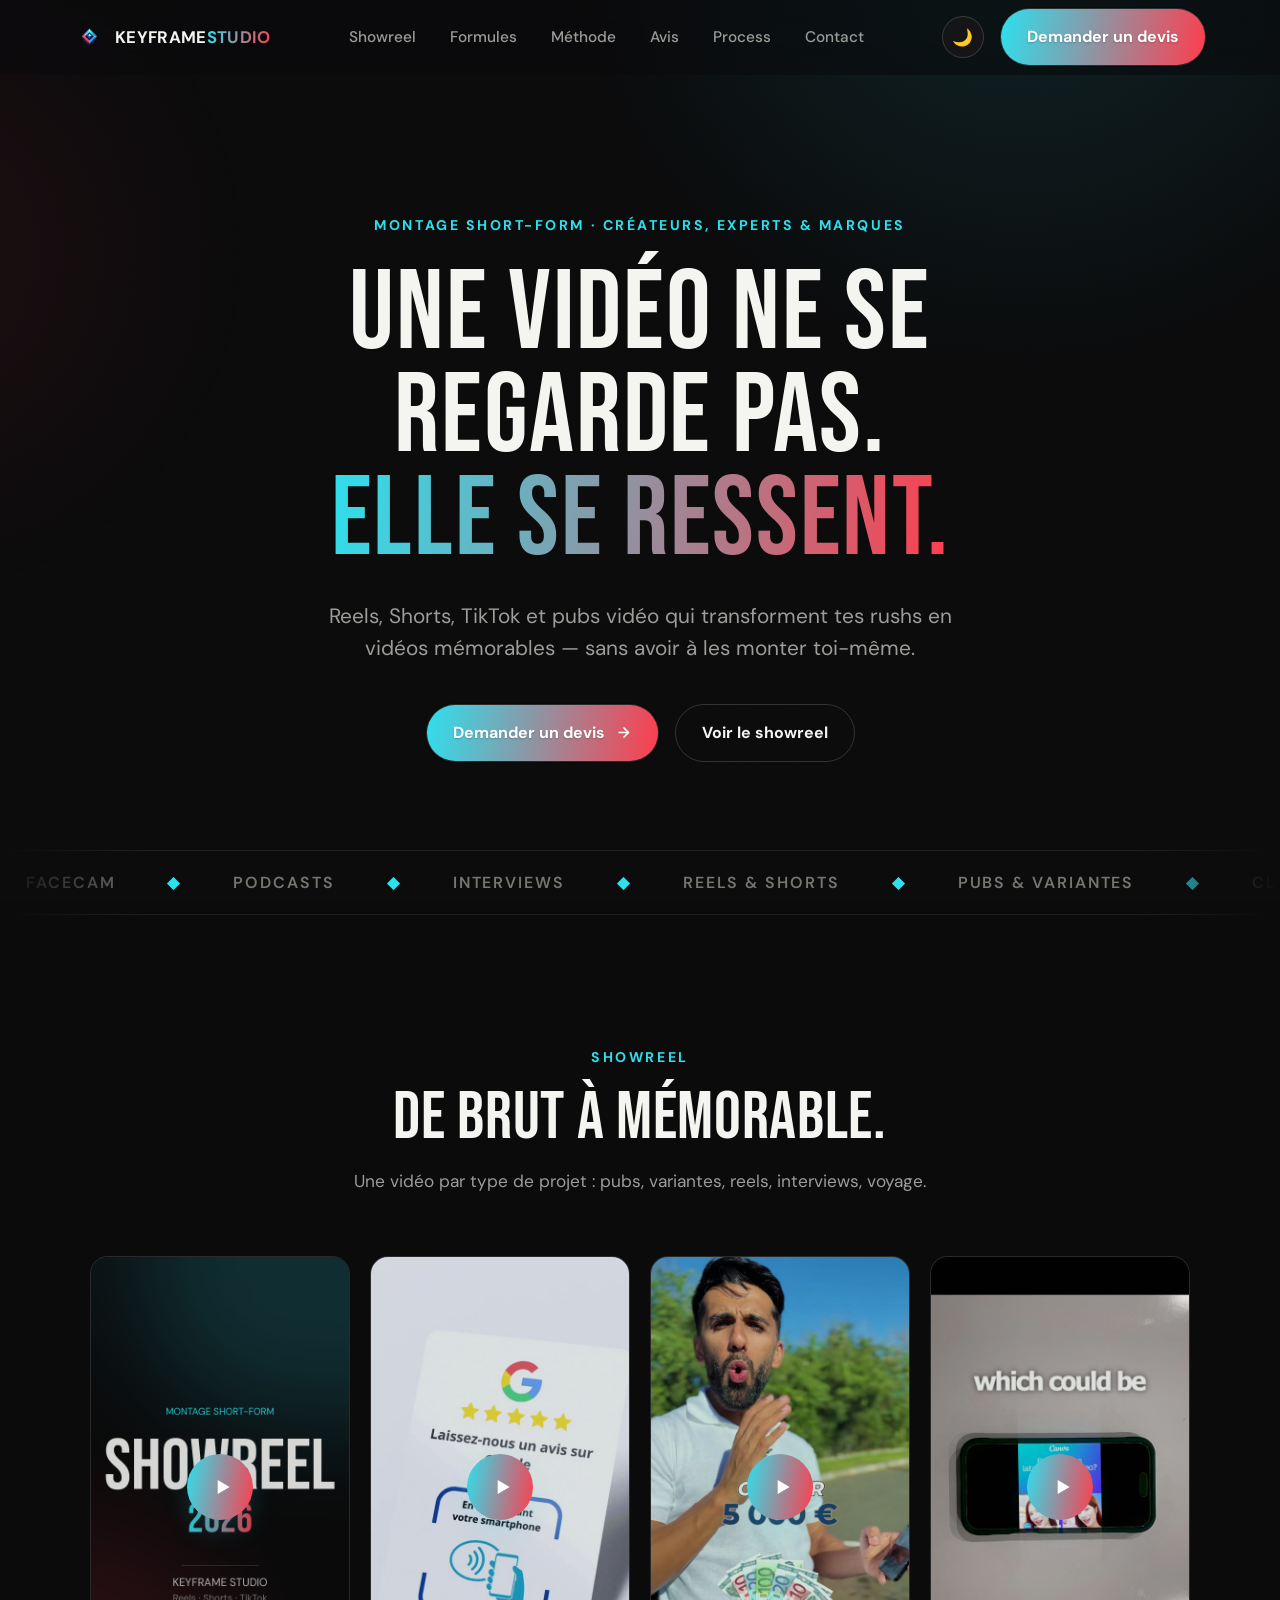
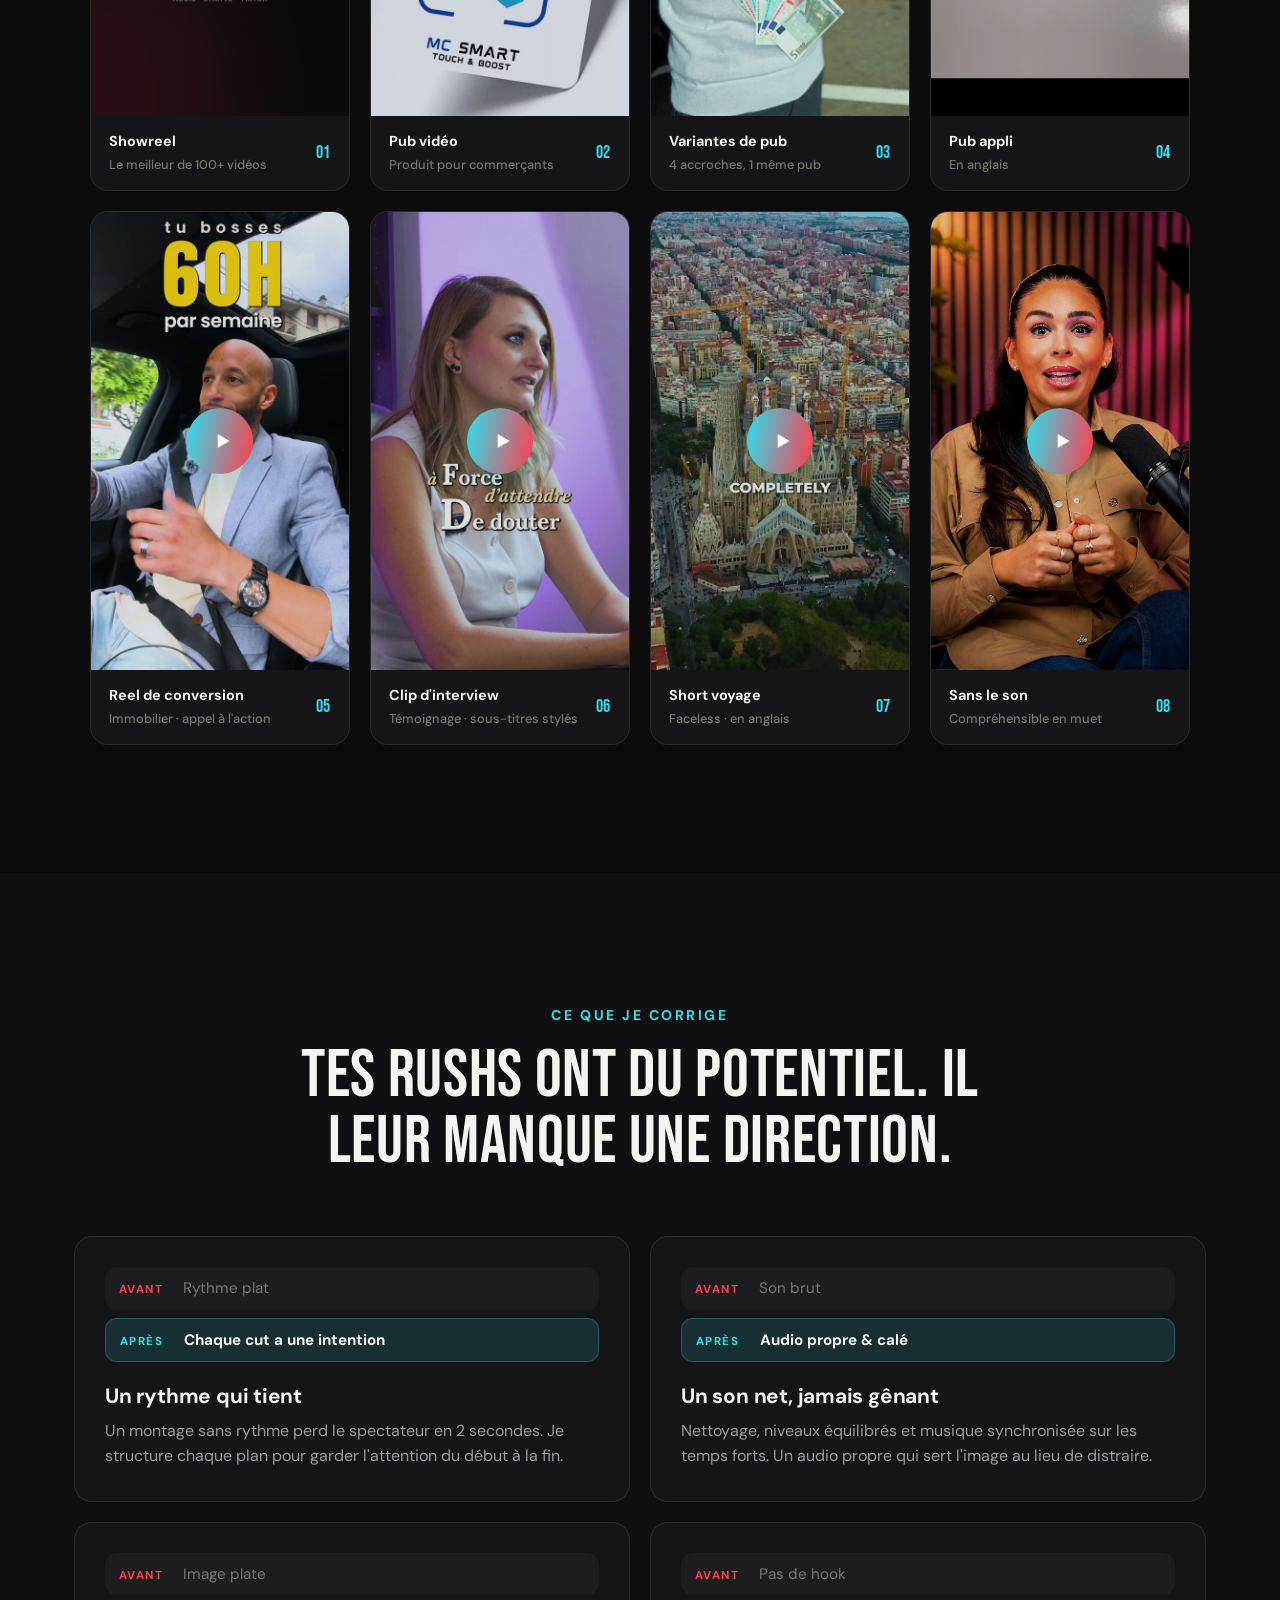
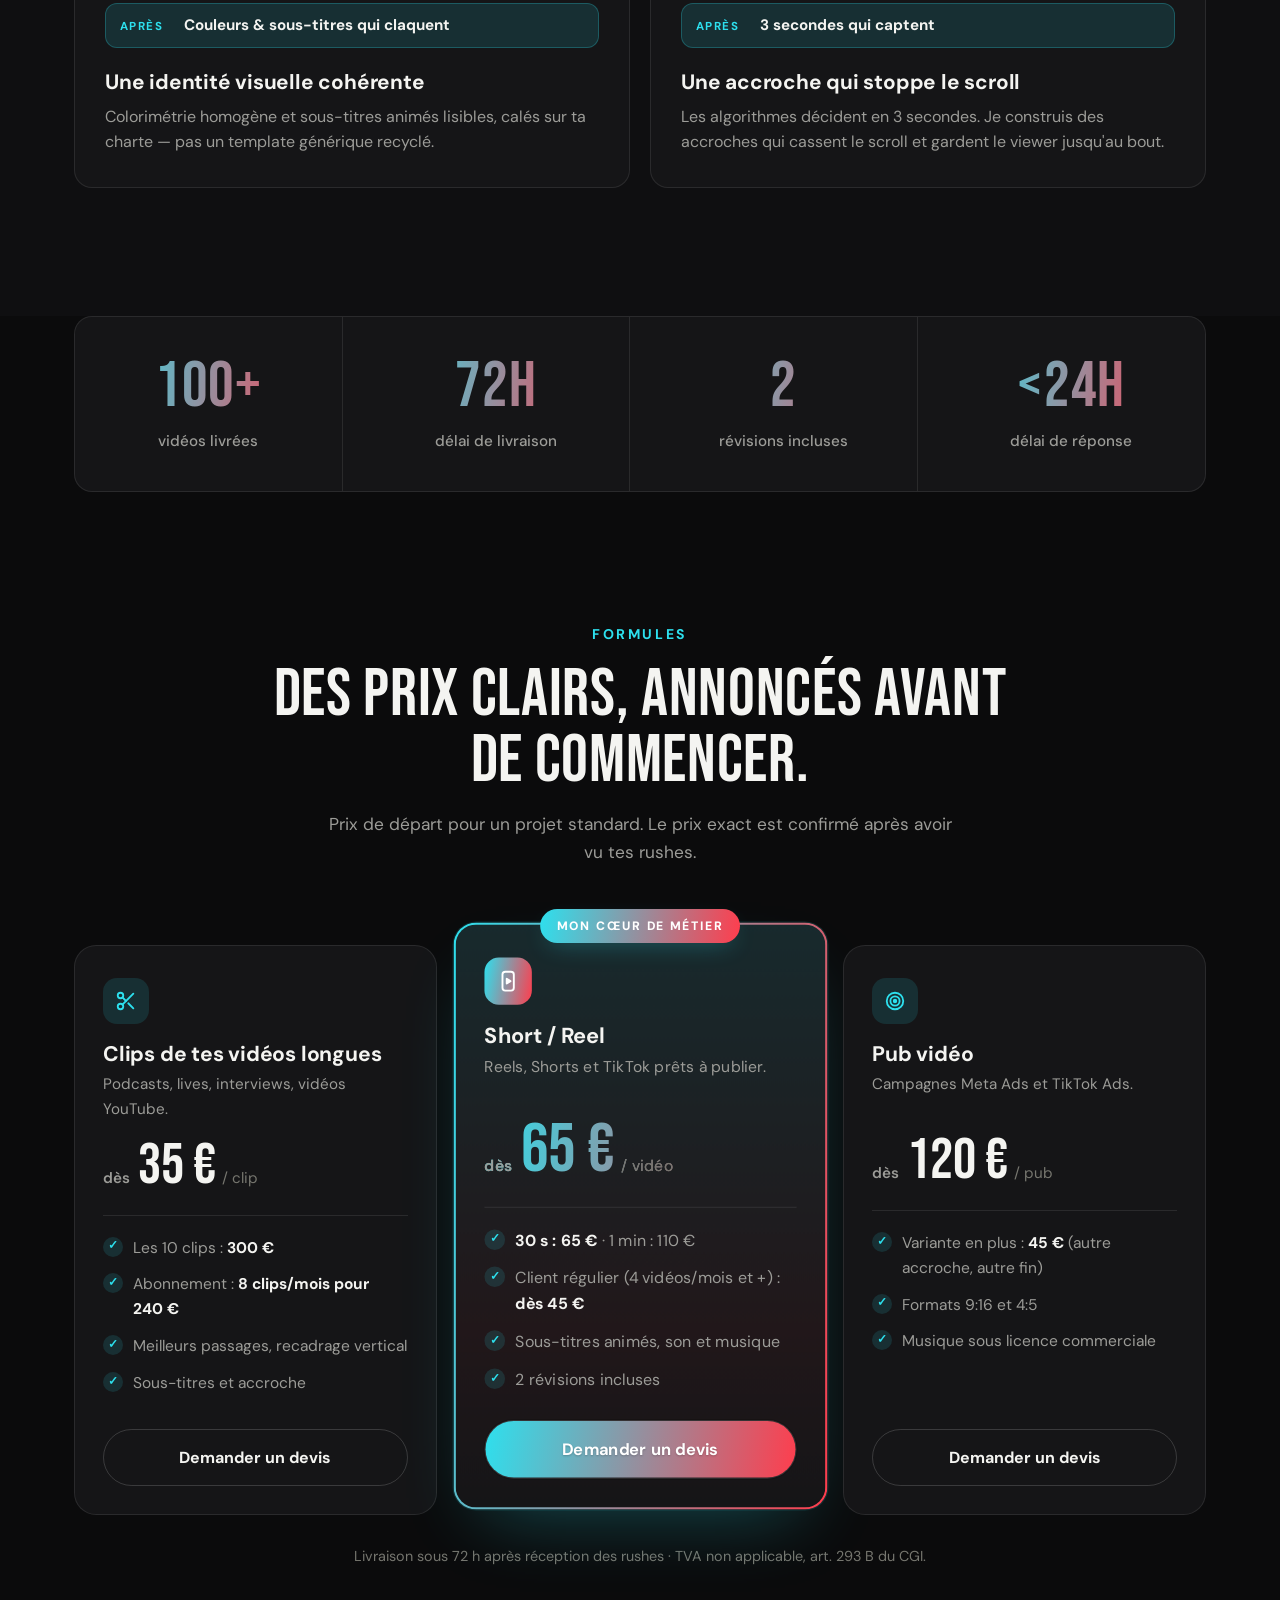
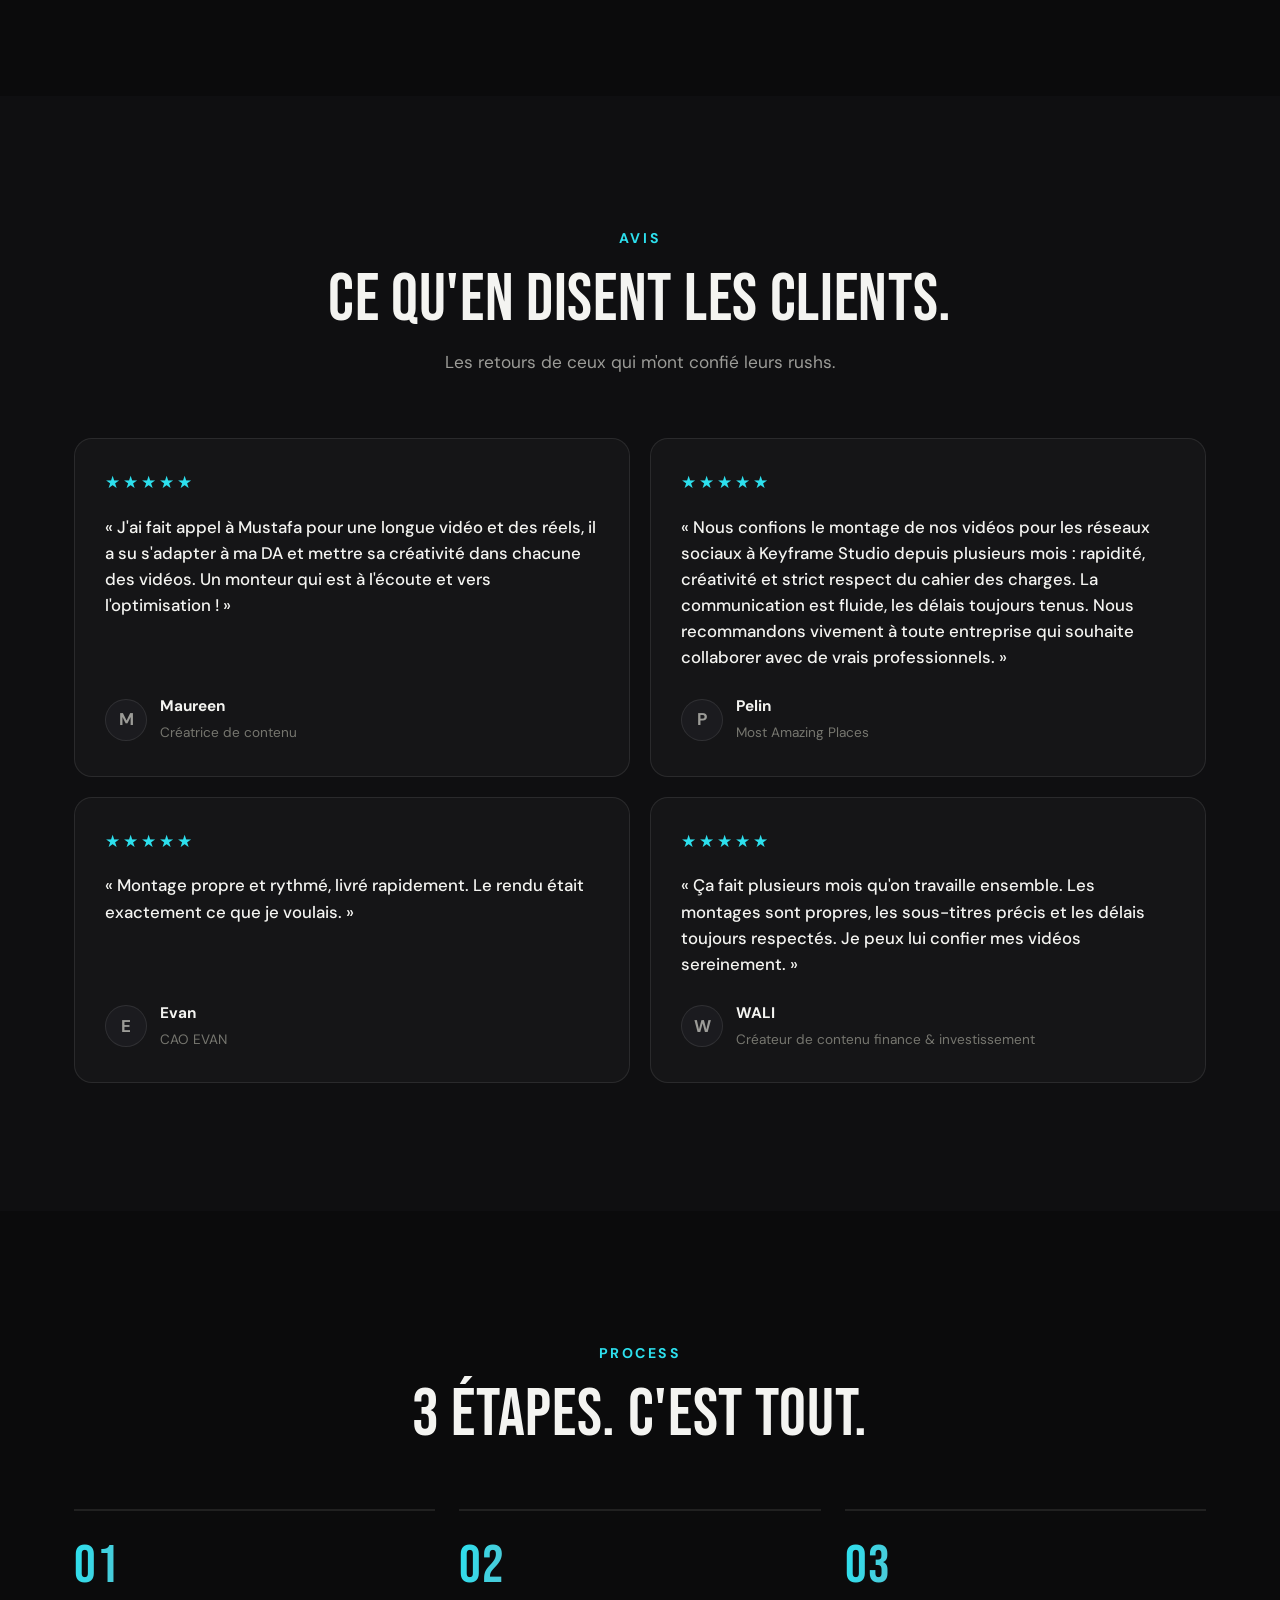
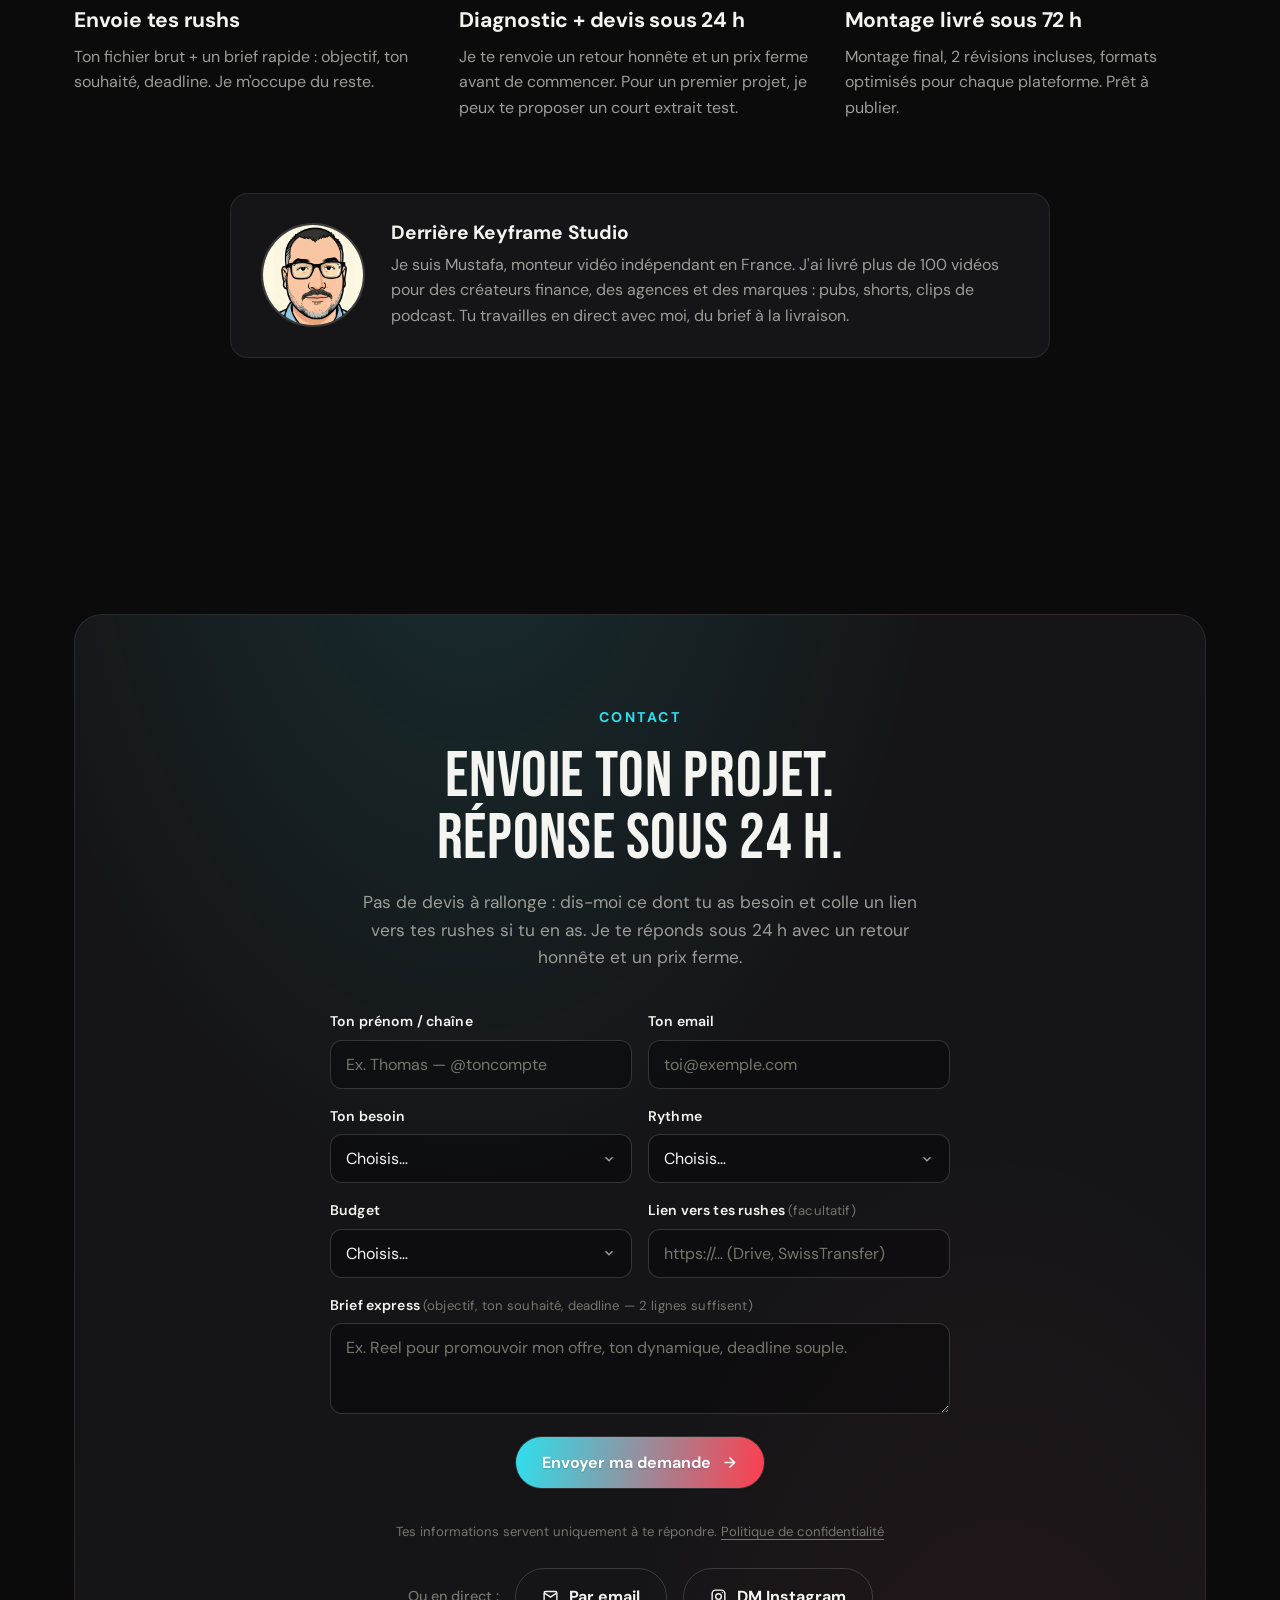
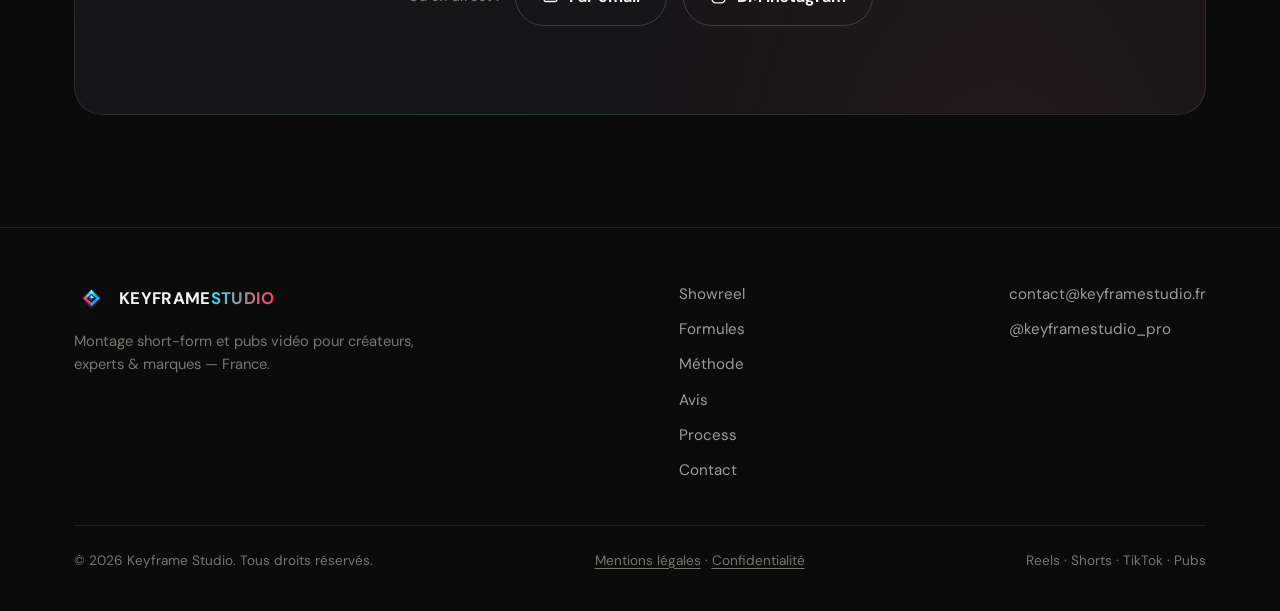
<file: index.html>
<!DOCTYPE html>
<html lang="fr">
<head>
<meta charset="UTF-8">
<meta name="viewport" content="width=device-width, initial-scale=1.0">
<title>Keyframe Studio — Montage Reels, Shorts, TikTok & pubs vidéo</title>
<meta name="description" content="Montage vidéo short-form et pubs vidéo pour créateurs, experts et marques : Reels, Shorts, TikTok, clips de podcast et variantes de pubs. Réponse et devis sous 24 h.">
<link rel="canonical" href="https://keyframestudio.fr/">
<meta property="og:title" content="Keyframe Studio — Montage Reels, Shorts, TikTok & pubs vidéo">
<meta property="og:description" content="Reels, Shorts, TikTok et pubs vidéo qui transforment tes rushs en vidéos mémorables.">
<meta property="og:type" content="website">
<meta property="og:url" content="https://keyframestudio.fr/">
<meta property="og:image" content="https://keyframestudio.fr/og-image.jpg">
<meta property="og:image:width" content="1200">
<meta property="og:image:height" content="630">
<meta property="og:locale" content="fr_FR">
<meta name="twitter:card" content="summary_large_image">
<link rel="icon" href="logo.png">
<link rel="preconnect" href="https://fonts.googleapis.com">
<link rel="preconnect" href="https://fonts.gstatic.com" crossorigin>
<link href="https://fonts.googleapis.com/css2?family=Bebas+Neue&family=DM+Sans:wght@400;500;600;700&display=swap" rel="stylesheet">

<style>
  :root{
    --bg:#0B0B0C; --bg-2:#0F0F11; --surface:#151517; --surface-2:#1B1B1F;
    --line:rgba(255,255,255,.09); --line-strong:rgba(255,255,255,.16);
    --text:#F4F4F1; --muted:#9C9C98; --muted-2:#76766F;
    --accent:#2DE0EE; --accent-2:#FF3D4D;
    --accent-dim:rgba(45,224,238,.13); --accent-glow:rgba(45,224,238,.32);
    --grad:linear-gradient(100deg,var(--accent),var(--accent-2));
    --radius:18px; --maxw:1180px; --ease:cubic-bezier(.22,.61,.36,1);
  }
  html[data-theme="light"]{
    --bg:#E8EBED; --bg-2:#DDE3E6; --surface:#F4F6F7; --surface-2:#E4EAED;
    --line:rgba(24,32,37,.12); --line-strong:rgba(24,32,37,.22);
    --text:#182025; --muted:#49545B; --muted-2:#5F6A72;
    --accent:#007582; --accent-2:#C52F3D;
    --accent-dim:rgba(0,117,130,.12); --accent-glow:rgba(0,117,130,.20);
  }
  html[data-theme="light"] body::before{
    background:radial-gradient(60vw 60vw at 80% -10%, rgba(0,117,130,.06), transparent 60%),radial-gradient(46vw 46vw at -8% 28%, rgba(197,47,61,.03), transparent 60%)}
  html[data-theme="light"] body::after{opacity:.015}
  html[data-theme="light"] .btn-primary{color:#fff}
  html[data-theme="light"] header{background:rgba(232,235,237,.88);border-bottom-color:var(--line)}
  html[data-theme="light"] header.scrolled{background:rgba(232,235,237,.96)}
  html[data-theme="light"] .nav-links a{color:var(--muted)}
  html[data-theme="light"] .nav-links a:hover{color:var(--text)}
  html[data-theme="light"] .rf-field input,html[data-theme="light"] .rf-field textarea{background:rgba(255,255,255,.64)}
  html[data-theme="light"] .tag.bad{background:rgba(24,32,37,.05)}
  #themeToggle{width:42px;height:42px;border-radius:50%;border:1px solid var(--line-strong);background:var(--surface);
    color:var(--text);cursor:pointer;font-size:1.05rem;display:flex;align-items:center;justify-content:center;transition:transform .3s var(--ease)}
  #themeToggle:hover{transform:rotate(20deg)}
  *{box-sizing:border-box;margin:0;padding:0}
  html{scroll-behavior:smooth}
  body{background:var(--bg);color:var(--text);font-family:"DM Sans",sans-serif;font-size:17px;line-height:1.6;-webkit-font-smoothing:antialiased;overflow-x:hidden;position:relative}
  body::before{content:"";position:fixed;inset:0;z-index:0;pointer-events:none;
    background:radial-gradient(60vw 60vw at 80% -10%, rgba(45,224,238,.12), transparent 60%),radial-gradient(46vw 46vw at -8% 28%, rgba(255,61,77,.07), transparent 60%)}
  body::after{content:"";position:fixed;inset:0;z-index:0;pointer-events:none;opacity:.05;mix-blend-mode:overlay;
    background-image:url("data:image/svg+xml,%3Csvg xmlns='http://www.w3.org/2000/svg' width='160' height='160'%3E%3Cfilter id='n'%3E%3CfeTurbulence type='fractalNoise' baseFrequency='0.85' numOctaves='2' stitchTiles='stitch'/%3E%3C/filter%3E%3Crect width='100%25' height='100%25' filter='url(%23n)'/%3E%3C/svg%3E")}
  .wrap{position:relative;z-index:1}
  a{color:inherit;text-decoration:none}
  img{max-width:100%;display:block}
  .container{width:100%;max-width:var(--maxw);margin:0 auto;padding:0 24px}

  h1,h2{font-family:"Bebas Neue",sans-serif;font-weight:400;line-height:.95;letter-spacing:.01em}
  h3{font-family:"DM Sans",sans-serif;font-weight:700;line-height:1.15;letter-spacing:-.01em}
  .grad{background:var(--grad);-webkit-background-clip:text;background-clip:text;-webkit-text-fill-color:transparent;color:transparent}

  .eyebrow{font-family:"DM Sans",sans-serif;font-size:.88rem;font-weight:700;letter-spacing:.18em;text-transform:uppercase;color:var(--accent);display:inline-block}
  .btn{display:inline-flex;align-items:center;gap:10px;font-family:"DM Sans",sans-serif;font-weight:700;font-size:1rem;padding:15px 26px;border-radius:999px;overflow:hidden;cursor:pointer;border:1px solid transparent;transition:transform .35s var(--ease),border-color .3s,color .3s;position:relative;isolation:isolate;transform:translateZ(0)}
  .btn-primary{background:transparent;color:#fff;text-shadow:0 1px 2px rgba(0,0,0,.22);border-color:rgba(255,255,255,.12);box-shadow:inset 0 0 0 1px rgba(255,255,255,.08),0 0 0 1px rgba(0,0,0,.18)}
  .btn-primary::before{content:"";position:absolute;inset:-1px;border-radius:inherit;background:var(--grad);z-index:-1}
  .btn-primary:hover{transform:translateY(-3px) translateZ(0);box-shadow:inset 0 0 0 1px rgba(255,255,255,.10),0 14px 40px -12px var(--accent-glow)}
  .btn-ghost{background:transparent;color:var(--text);border-color:var(--line-strong)}
  .btn-ghost:hover{transform:translateY(-3px);border-color:var(--accent);color:var(--accent)}
  .btn svg{width:17px;height:17px}

  /* HEADER */
  header{position:sticky;top:0;z-index:50;backdrop-filter:saturate(140%) blur(14px);background:rgba(11,11,12,.6);border-bottom:1px solid transparent;transition:border-color .3s,background .3s}
  header.scrolled{border-bottom-color:var(--line);background:rgba(11,11,12,.82)}
  .nav{display:flex;align-items:center;justify-content:space-between;height:74px}
  .brand{display:flex;align-items:center;gap:11px;font-family:"DM Sans",sans-serif;font-weight:700;letter-spacing:.02em;font-size:1.05rem}
  .brand img{width:30px;height:30px;border-radius:7px}
  .brand span b{background:var(--grad);-webkit-background-clip:text;background-clip:text;-webkit-text-fill-color:transparent;color:transparent}
  .nav-links{display:flex;align-items:center;gap:34px}
  .nav-links a{font-size:.96rem;color:var(--muted);font-weight:500;transition:color .25s}
  .nav-links a:hover{color:var(--text)}
  .nav-cta{display:flex;align-items:center;gap:16px}
  .menu-btn{display:none;background:none;border:1px solid var(--line-strong);border-radius:10px;width:42px;height:42px;cursor:pointer;color:var(--text)}
  .menu-btn svg{width:20px;height:20px;margin:auto}

  /* HERO (centré) */
  .hero{padding:clamp(4.5rem,11vw,8.5rem) 0 clamp(3.5rem,7vw,5.5rem);text-align:center}
  .hero-eyebrow{margin-bottom:26px}
  .hero h1{font-size:clamp(3.2rem,11vw,7rem);max-width:16ch;margin:0 auto;line-height:.92;letter-spacing:.015em}
  .hero p.lead{margin:28px auto 0;font-size:clamp(1.05rem,2.3vw,1.3rem);color:var(--muted);max-width:46ch;line-height:1.55}
  .hero-actions{margin-top:40px;display:flex;flex-wrap:wrap;gap:16px;justify-content:center}

  /* MARQUEE */
  .marquee{border-top:1px solid var(--line);border-bottom:1px solid var(--line);padding:18px 0;overflow:hidden;white-space:nowrap;-webkit-mask-image:linear-gradient(90deg,transparent,#000 12%,#000 88%,transparent);mask-image:linear-gradient(90deg,transparent,#000 12%,#000 88%,transparent)}
  .marquee-track{display:inline-block;animation:scroll 26s linear infinite}
  .marquee-track span{font-family:"DM Sans",sans-serif;font-weight:600;font-size:1rem;letter-spacing:.12em;color:var(--muted-2);text-transform:uppercase;margin:0 26px}
  .marquee-track span i{color:var(--accent);font-style:normal;margin-left:52px}
  @keyframes scroll{from{transform:translateX(0)}to{transform:translateX(-50%)}}

  /* SECTION */
  section.block{padding:clamp(4.5rem,10vw,8rem) 0}
  .sec-head{max-width:62ch;margin:0 auto clamp(2.5rem,5vw,3.8rem);text-align:center}
  .sec-head h2{font-size:clamp(2.4rem,6vw,4.2rem);margin-top:16px;line-height:.98}
  .sec-head p.sub{margin:16px auto 0;color:var(--muted);font-size:1.08rem;max-width:52ch}

  /* SHOWREEL */
  .reel-grid{display:grid;grid-template-columns:repeat(4,minmax(0,260px));gap:20px;justify-content:center;align-items:stretch}
  .reel-label small{display:block;font-size:.8rem;font-weight:500;color:var(--muted-2);margin-top:2px}
  .reel-note{text-align:center;color:var(--muted-2);font-size:.9rem;margin-top:26px}
  .reel-card{position:relative;display:flex;flex-direction:column;border-radius:var(--radius);overflow:hidden;border:1px solid var(--line);background:var(--surface);transition:transform .4s var(--ease),border-color .4s}
  .reel-card:hover{transform:translateY(-6px);border-color:var(--line-strong)}
  .reel{position:relative;aspect-ratio:9/16;background:#000;flex:1 1 auto}
  .reel iframe,.reel video{position:absolute;inset:0;width:100%;height:100%;border:0;background:#000}
  .reel video{object-fit:contain}
  .reel video:fullscreen,.reel video:-webkit-full-screen{object-fit:contain!important;background:#000}
  .reel-poster{background-size:cover;background-position:center;cursor:pointer;display:flex;align-items:center;justify-content:center}
  .reel-poster::after{content:"";position:absolute;inset:0;background:rgba(0,0,0,.12);transition:background .3s}
  .reel-poster:hover::after{background:rgba(0,0,0,0)}
  .play-btn{position:relative;z-index:1;width:66px;height:66px;border-radius:50%;background:var(--grad);color:#fff;display:flex;align-items:center;justify-content:center;box-shadow:0 10px 34px -8px var(--accent-glow);transition:transform .35s var(--ease)}
  .play-btn svg{width:26px;height:26px;margin-left:3px}
  .reel-poster:hover .play-btn{transform:scale(1.1)}
  .reel-label{display:flex;align-items:center;justify-content:space-between;min-height:50px;padding:14px 18px;font-size:.9rem;color:var(--muted);font-weight:600}
  .reel-label b{color:var(--text);font-weight:700}
  .reel-num{font-family:"Bebas Neue",sans-serif;color:var(--accent);font-weight:400;font-size:1.15rem;letter-spacing:.04em}
  .reel-slot{display:flex;flex-direction:column;align-items:center;justify-content:center;gap:14px;min-height:512px;border:1.5px dashed var(--line-strong);border-radius:var(--radius);background:linear-gradient(180deg,var(--surface),var(--bg-2));color:var(--muted-2);text-align:center;padding:20px;transition:border-color .35s,color .35s,transform .4s var(--ease)}
  .reel-slot:hover{border-color:var(--accent);color:var(--muted);transform:translateY(-6px)}
  .reel-slot .plus{width:52px;height:52px;border-radius:50%;border:1.5px solid currentColor;display:flex;align-items:center;justify-content:center;font-size:1.7rem;font-weight:300}
  .reel-slot small{font-size:.82rem;max-width:18ch;line-height:1.4}
  .reel-slot strong{font-family:"DM Sans",sans-serif;font-weight:700;font-size:1rem;color:var(--muted)}

  /* FORMULES */
  .price-grid{display:grid;grid-template-columns:repeat(3,1fr);gap:22px;align-items:stretch;padding-top:18px}
  .price{position:relative;background:var(--surface);border:1px solid var(--line);border-radius:22px;padding:32px 28px 28px;display:flex;flex-direction:column;transition:transform .4s var(--ease),box-shadow .4s var(--ease)}
  .price:hover{transform:translateY(-4px)}
  .price-ico{width:46px;height:46px;border-radius:14px;background:var(--accent-dim);color:var(--accent);display:flex;align-items:center;justify-content:center;margin-bottom:18px}
  .price-ico svg{width:22px;height:22px}
  .price h3{font-size:1.32rem}
  .price-for{color:var(--muted);font-size:.95rem;margin-top:6px;min-height:2.9em}
  .price .from{font-family:"Bebas Neue",sans-serif;font-size:3.6rem;line-height:1;margin:16px 0 20px;padding-bottom:20px;border-bottom:1px solid var(--line);color:var(--text)}
  .price .from small{font-family:"DM Sans",sans-serif;font-size:.95rem;color:var(--muted);margin-right:8px;font-weight:600}
  .price .from em{font-family:"DM Sans",sans-serif;font-style:normal;font-size:.95rem;color:var(--muted-2);margin-left:6px}
  .price ul{list-style:none;display:grid;gap:12px;color:var(--muted);font-size:.97rem;flex:1 0 auto;align-content:start;margin-bottom:26px}
  .price li{position:relative;padding-left:30px}
  .price li::before{content:"✓";position:absolute;left:0;top:1px;width:20px;height:20px;border-radius:50%;background:var(--accent-dim);color:var(--accent);font-size:.72rem;font-weight:800;display:flex;align-items:center;justify-content:center}
  .price li b{color:var(--text)}
  .price-cta{justify-content:center;width:100%}
  /* carte mise en avant : nettement plus marquée */
  .price.hl{border:2px solid transparent;background:linear-gradient(180deg,rgba(45,224,238,.10),rgba(255,61,77,.05) 70%,transparent) padding-box,linear-gradient(var(--surface),var(--surface)) padding-box,var(--grad) border-box;transform:translateY(-14px) scale(1.03);box-shadow:0 30px 70px -30px var(--accent-glow),0 0 0 1px rgba(45,224,238,.15)}
  .price.hl:hover{transform:translateY(-18px) scale(1.03)}
  .price.hl .from{background:var(--grad);-webkit-background-clip:text;background-clip:text;-webkit-text-fill-color:transparent;color:transparent;font-size:4.2rem}
  .price.hl .from small,.price.hl .from em{-webkit-text-fill-color:currentColor}
  .price.hl .from small{color:var(--muted)} .price.hl .from em{color:var(--muted-2)}
  .price.hl .price-ico{background:var(--grad);color:#fff}
  .price-badge{position:absolute;top:-15px;left:50%;transform:translateX(-50%);background:var(--grad);color:#fff;font-size:.74rem;font-weight:800;letter-spacing:.14em;text-transform:uppercase;padding:7px 16px;border-radius:999px;white-space:nowrap;box-shadow:0 8px 24px -8px var(--accent-glow)}
  html[data-theme="light"] .price.hl{background:linear-gradient(180deg,rgba(0,117,130,.08),transparent 70%) padding-box,linear-gradient(var(--surface),var(--surface)) padding-box,var(--grad) border-box}
  .price-foot{text-align:center;color:var(--muted-2);font-size:.9rem;margin-top:30px}
  @media (max-width:900px){.price.hl{order:-1;transform:none}.price.hl:hover{transform:translateY(-4px)}.price-grid{gap:28px}}
  /* QUI JE SUIS */
  .about{display:flex;gap:26px;align-items:center;max-width:820px;margin:clamp(3rem,6vw,4.5rem) auto 0;background:var(--surface);border:1px solid var(--line);border-radius:var(--radius);padding:28px 30px}
  .about img{width:104px;height:104px;border-radius:50%;flex:0 0 auto;border:2px solid var(--line-strong)}
  .about h3{font-size:1.2rem;margin-bottom:8px}
  .about p{color:var(--muted);font-size:1rem}
  @media (max-width:680px){.about{flex-direction:column;text-align:center}}

  /* CORRECTIONS */
  .corr-grid{display:grid;grid-template-columns:repeat(2,1fr);gap:20px}
  .corr{background:var(--surface);border:1px solid var(--line);border-radius:var(--radius);padding:30px 30px 32px}
  .corr-top{display:flex;align-items:center;gap:14px;flex-wrap:wrap;margin-bottom:18px}
  .tag{font-size:.82rem;font-weight:600;padding:6px 13px;border-radius:999px}
  .tag.bad{background:rgba(255,255,255,.05);color:var(--muted-2);text-decoration:line-through;text-decoration-color:rgba(255,255,255,.25)}
  .arrow{color:var(--accent-2);font-weight:800}
  .tag.good{background:var(--accent-dim);color:var(--accent)}
  .ba{display:grid;gap:8px;margin-bottom:22px}
  .ba-row{display:flex;align-items:baseline;gap:12px;padding:9px 14px;border-radius:12px;font-size:.95rem}
  .ba-row small{flex:0 0 52px;font-size:.72rem;font-weight:700;letter-spacing:.12em;text-transform:uppercase}
  .ba-row.before{background:rgba(255,255,255,.035);color:var(--muted-2)}
  .ba-row.before small{color:var(--accent-2)}
  .ba-row.after{background:var(--accent-dim);color:var(--text);font-weight:700;border:1px solid rgba(45,224,238,.25)}
  .ba-row.after small{color:var(--accent)}
  html[data-theme="light"] .ba-row.before{background:rgba(24,32,37,.05)}
  html[data-theme="light"] .ba-row.after{border-color:rgba(0,117,130,.25)}
  .corr h3{font-size:1.3rem;margin-bottom:10px}
  .corr p{color:var(--muted);font-size:1rem}

  /* STATS */
  .stats-bar{display:grid;grid-template-columns:repeat(4,1fr);gap:20px;border:1px solid var(--line);border-radius:var(--radius);background:var(--surface);overflow:hidden}
  .stat{padding:38px 26px;text-align:center;border-right:1px solid var(--line)}
  .stat:last-child{border-right:none}
  .stat .num{font-family:"Bebas Neue",sans-serif;font-weight:400;font-size:clamp(2.8rem,6.5vw,4rem);line-height:1;letter-spacing:.01em;background:var(--grad);-webkit-background-clip:text;background-clip:text;-webkit-text-fill-color:transparent;color:transparent}
  .stat .lab{margin-top:10px;color:var(--muted);font-size:.95rem;font-weight:500}

  /* AVIS */
  .avis-grid{display:grid;grid-template-columns:repeat(2,minmax(0,1fr));gap:20px}
  .avis{background:var(--surface);border:1px solid var(--line);border-radius:var(--radius);padding:30px;display:flex;flex-direction:column;gap:18px}
  .stars{color:var(--accent);letter-spacing:3px;font-size:1.05rem}
  .avis blockquote{color:var(--text);font-size:1.05rem;line-height:1.55;font-weight:500}
  .avis .who{display:flex;align-items:center;gap:13px;margin-top:auto;padding-top:6px}
  .avis .av{width:42px;height:42px;border-radius:50%;background:var(--surface-2);border:1px solid var(--line);display:flex;align-items:center;justify-content:center;font-family:"DM Sans",sans-serif;font-weight:700;color:var(--muted)}
  .avis .who .meta b{display:block;font-size:.96rem}
  .avis .who .meta small{color:var(--muted-2);font-size:.85rem}
  .avis.placeholder blockquote{color:var(--muted-2);font-style:italic}

  /* PROCESS */
  .proc-grid{display:grid;grid-template-columns:repeat(3,1fr);gap:24px}
  .proc{position:relative;padding-top:28px;border-top:2px solid var(--line)}
  .proc .pnum{font-family:"Bebas Neue",sans-serif;font-weight:400;font-size:3.4rem;line-height:1;letter-spacing:.02em;background:var(--grad);-webkit-background-clip:text;background-clip:text;-webkit-text-fill-color:transparent;color:transparent}
  .proc h3{font-size:1.32rem;margin:14px 0 12px}
  .proc p{color:var(--muted);font-size:1rem}

  /* CONTACT */
  .contact{position:relative;border:1px solid var(--line);border-radius:28px;background:radial-gradient(70% 120% at 35% -20%, rgba(45,224,238,.13), transparent 60%),radial-gradient(60% 120% at 82% 120%, rgba(255,61,77,.08), transparent 60%),var(--surface);padding:clamp(3rem,7vw,5.5rem) clamp(1.5rem,5vw,4rem);text-align:center;overflow:hidden}
  .contact h2{font-size:clamp(2.4rem,6vw,4rem);max-width:20ch;margin:16px auto 0;line-height:.98}
  .contact p{color:var(--muted);max-width:48ch;margin:18px auto 0;font-size:1.08rem}
  .contact-actions{margin-top:36px;display:flex;flex-wrap:wrap;gap:16px;justify-content:center}

  /* FORMULAIRE RUSH */
  .rush-form{max-width:620px;margin:38px auto 0;text-align:left;display:grid;gap:16px}
  .rf-row{display:grid;grid-template-columns:1fr 1fr;gap:16px}
  .rf-field{display:grid;gap:7px}
  .rf-field label{font-size:.88rem;font-weight:600;color:var(--text);letter-spacing:.01em}
  .rf-field label span{color:var(--muted-2);font-weight:400;font-size:.82rem}
  .rf-field input,.rf-field textarea,.rf-field select{width:100%;background:rgba(0,0,0,.35);border:1px solid var(--line-strong);border-radius:12px;color:var(--text);font-family:"DM Sans",sans-serif;font-size:1rem;padding:13px 15px;transition:border-color .25s,box-shadow .25s;resize:vertical}
  .rf-field input::placeholder,.rf-field textarea::placeholder{color:var(--muted-2)}
  .rf-field input:focus,.rf-field textarea:focus,.rf-field select:focus{outline:none;border-color:var(--accent);box-shadow:0 0 0 3px var(--accent-dim)}
  .rf-submit{justify-self:center;margin-top:6px}
  .rf-submit[disabled]{opacity:.6;pointer-events:none}
  .contact .rf-status{text-align:center;font-size:.95rem;min-height:1.4em;margin:0;max-width:none}
  .rf-status.ok{color:#4ade80}
  .rf-status.err{color:var(--accent-2)}
  .rf-alt{margin-top:26px;align-items:center}
  .rf-alt-label{color:var(--muted-2);font-size:.9rem;font-weight:500}
  .rf-field select{appearance:none;-webkit-appearance:none;cursor:pointer;padding-right:40px;background-image:url("data:image/svg+xml,%3Csvg xmlns=%27http://www.w3.org/2000/svg%27 width=%2714%27 height=%2714%27 viewBox=%270 0 24 24%27 fill=%27none%27 stroke=%27%239C9C98%27 stroke-width=%272.5%27%3E%3Cpolyline points=%276 9 12 15 18 9%27/%3E%3C/svg%3E");background-repeat:no-repeat;background-position:right 15px center}
  .rf-field select option{background:var(--bg-2);color:var(--text)}
  html[data-theme="light"] .rf-field select{background-color:rgba(255,255,255,.64)}
  .contact .rf-legal{font-size:.82rem;color:var(--muted-2);text-align:center;margin:0;max-width:none}
  .rf-legal a,.foot-bottom a{text-decoration:underline;text-underline-offset:3px}
  @media (max-width:680px){.rf-row{grid-template-columns:1fr}
    .rf-alt{flex-direction:column;align-items:stretch;gap:12px;max-width:340px;margin-left:auto;margin-right:auto}
    .rf-alt .btn{justify-content:center}
    .rf-alt-label{text-align:center}}
  .contact .rf-status:empty{min-height:0}

  /* FOOTER */
  footer{border-top:1px solid var(--line);padding:54px 0 40px;margin-top:clamp(4rem,9vw,7rem)}
  .foot{display:flex;flex-wrap:wrap;gap:28px;justify-content:space-between;align-items:flex-start}
  .foot .brand img{width:34px;height:34px}
  .foot-tag{color:var(--muted-2);font-size:.92rem;margin-top:14px;max-width:34ch}
  .foot-links{display:flex;flex-direction:column;gap:11px}
  .foot-links a{color:var(--muted);font-size:.95rem;transition:color .25s}
  .foot-links a:hover{color:var(--accent)}
  .foot-bottom{margin-top:42px;padding-top:24px;border-top:1px solid var(--line);display:flex;flex-wrap:wrap;gap:14px;justify-content:space-between;color:var(--muted-2);font-size:.85rem}

  /* REVEAL */
  .reveal{opacity:0;transition:opacity .6s var(--ease)}
  .reveal.in{opacity:1}

  /* RESPONSIVE */
  @media (max-width:900px){
    .reel-grid,.avis-grid,.proc-grid,.price-grid{grid-template-columns:repeat(2,1fr)}
    .stats-bar{grid-template-columns:repeat(2,1fr)}
    .stat:nth-child(2){border-right:none}
    .stat:nth-child(1),.stat:nth-child(2){border-bottom:1px solid var(--line)}
  }
  @media (max-width:680px){
    .nav-links{position:fixed;inset:74px 0 auto 0;flex-direction:column;align-items:flex-start;gap:0;background:var(--bg-2);border-bottom:1px solid var(--line);padding:8px 24px 22px;transform:translateY(-130%);transition:transform .4s var(--ease);height:auto}
    .nav-links.open{transform:none}
    .nav-links a{width:100%;padding:15px 0;border-bottom:1px solid var(--line);font-size:1.05rem;color:var(--text)}
    .nav-cta .btn{display:none}
    .menu-btn{display:flex}
    .corr-grid,.reel-grid,.avis-grid,.proc-grid,.price-grid{grid-template-columns:1fr}
    .stats-bar{grid-template-columns:1fr}
    .stat{border-right:none;border-bottom:1px solid var(--line)}
    .stat:last-child{border-bottom:none}
    .hero h1{font-size:clamp(2.9rem,14vw,4.2rem)}
  }
  /* SHOWREEL — correction mise en page uniquement */
  @media (max-width:900px){
    .reel-grid{grid-template-columns:repeat(3,minmax(0,240px));justify-content:center}
  }
  @media (max-width:680px){
    .reel-grid{grid-template-columns:repeat(2,minmax(0,1fr));gap:12px}
    .reel-label{padding:10px 12px;font-size:.8rem;min-height:0}
    .play-btn{width:52px;height:52px}
    .reel-slot{min-height:620px}
  }

</style>
</head>
<body>
<div class="wrap">

  <header id="top">
    <div class="container nav">
      <a href="#top" class="brand">
        <img src="logo.png" alt="Keyframe Studio">
        <span>KEYFRAME<b>STUDIO</b></span>
      </a>
      <nav class="nav-links" id="navlinks">
        <a href="#showreel">Showreel</a>
        <a href="#formules">Formules</a>
        <a href="#methode">Méthode</a>
        <a href="#avis">Avis</a>
        <a href="#process">Process</a>
        <a href="#contact">Contact</a>
      </nav>
      <div class="nav-cta">
        <button id="themeToggle" aria-label="Basculer le thème clair / sombre" title="Thème clair / sombre">🌙</button>
        <a href="#contact" class="btn btn-primary">Demander un devis</a>
        <button class="menu-btn" id="menuBtn" aria-label="Menu">
          <svg viewBox="0 0 24 24" fill="none" stroke="currentColor" stroke-width="2"><line x1="3" y1="7" x2="21" y2="7"/><line x1="3" y1="12" x2="21" y2="12"/><line x1="3" y1="17" x2="21" y2="17"/></svg>
        </button>
      </div>
    </div>
  </header>

  <section class="hero">
    <div class="container">
      <div class="hero-eyebrow eyebrow reveal">Montage short-form · Créateurs, experts &amp; marques</div>
      <h1 class="reveal">Une vidéo ne se<br>regarde pas.<br><span class="grad">Elle se ressent.</span></h1>
      <p class="lead reveal">Reels, Shorts, TikTok et pubs vidéo qui transforment tes rushs en vidéos mémorables — sans avoir à les monter toi-même.</p>
      <div class="hero-actions reveal">
        <a href="#contact" class="btn btn-primary">Demander un devis
          <svg viewBox="0 0 24 24" fill="none" stroke="currentColor" stroke-width="2.2"><line x1="5" y1="12" x2="19" y2="12"/><polyline points="12 5 19 12 12 19"/></svg>
        </a>
        <a href="#showreel" class="btn btn-ghost">Voir le showreel</a>
      </div>
    </div>
  </section>

  <div class="marquee">
    <div class="marquee-track">
      <span>Facecam<i>◆</i></span><span>Podcasts<i>◆</i></span><span>Interviews<i>◆</i></span><span>Reels &amp; Shorts<i>◆</i></span><span>Pubs &amp; variantes<i>◆</i></span><span>Clipping<i>◆</i></span><span>Sous-titres<i>◆</i></span><span>Storytelling<i>◆</i></span>
      <span>Facecam<i>◆</i></span><span>Podcasts<i>◆</i></span><span>Interviews<i>◆</i></span><span>Reels &amp; Shorts<i>◆</i></span><span>Pubs &amp; variantes<i>◆</i></span><span>Clipping<i>◆</i></span><span>Sous-titres<i>◆</i></span><span>Storytelling<i>◆</i></span>
    </div>
  </div>

  <section class="block" id="showreel">
    <div class="container">
      <div class="sec-head reveal">
        <span class="eyebrow">Showreel</span>
        <h2>De brut à mémorable.</h2>
        <p class="sub">Une vidéo par type de projet : pubs, variantes, reels, interviews, voyage.</p>
      </div>
      <div class="reel-grid">
        <div class="reel-card reveal">
          <div class="reel reel-poster" data-src="assets/video/showreel-keyframe-studio.mp4" style="background-image:url('miniature_showreel.png')" role="button" tabindex="0" aria-label="Lire le showreel">
            <span class="play-btn" aria-hidden="true"><svg viewBox="0 0 24 24" fill="currentColor"><path d="M8 5.5v13l11-6.5z"/></svg></span>
          </div>
          <div class="reel-label"><span><b>Showreel</b><small>Le meilleur de 100+ vidéos</small></span><span class="reel-num">01</span></div>
        </div>
        <div class="reel-card reveal">
          <div class="reel reel-poster" data-src="assets/video/pub-mc-smart.mp4" style="background-image:url('assets/img/pub-mc-smart.jpg')" role="button" tabindex="0" aria-label="Lire la pub vidéo">
            <span class="play-btn" aria-hidden="true"><svg viewBox="0 0 24 24" fill="currentColor"><path d="M8 5.5v13l11-6.5z"/></svg></span>
          </div>
          <div class="reel-label"><span><b>Pub vidéo</b><small>Produit pour commerçants</small></span><span class="reel-num">02</span></div>
        </div>
        <div class="reel-card reveal">
          <div class="reel reel-poster" data-src="assets/video/multi-pub-wali.mp4" style="background-image:url('assets/img/multi-pub-wali.jpg')" role="button" tabindex="0" aria-label="Lire les variantes de pub">
            <span class="play-btn" aria-hidden="true"><svg viewBox="0 0 24 24" fill="currentColor"><path d="M8 5.5v13l11-6.5z"/></svg></span>
          </div>
          <div class="reel-label"><span><b>Variantes de pub</b><small>4 accroches, 1 même pub</small></span><span class="reel-num">03</span></div>
        </div>
        <div class="reel-card reveal">
          <div class="reel reel-poster" data-src="assets/video/pub-arthur.mp4" style="background-image:url('assets/img/pub-arthur.jpg')" role="button" tabindex="0" aria-label="Lire la pub appli">
            <span class="play-btn" aria-hidden="true"><svg viewBox="0 0 24 24" fill="currentColor"><path d="M8 5.5v13l11-6.5z"/></svg></span>
          </div>
          <div class="reel-label"><span><b>Pub appli</b><small>En anglais</small></span><span class="reel-num">04</span></div>
        </div>
        <div class="reel-card reveal">
          <div class="reel reel-poster" data-src="assets/video/reel-loic-diagnostic.mp4" style="background-image:url('assets/img/reel-loic-diagnostic.jpg')" role="button" tabindex="0" aria-label="Lire le reel de conversion">
            <span class="play-btn" aria-hidden="true"><svg viewBox="0 0 24 24" fill="currentColor"><path d="M8 5.5v13l11-6.5z"/></svg></span>
          </div>
          <div class="reel-label"><span><b>Reel de conversion</b><small>Immobilier · appel à l'action</small></span><span class="reel-num">05</span></div>
        </div>
        <div class="reel-card reveal">
          <div class="reel reel-poster" data-src="assets/video/clip-interview-temoignage.mp4" style="background-image:url('assets/img/clip-interview-temoignage.jpg')" role="button" tabindex="0" aria-label="Lire le clip d'interview">
            <span class="play-btn" aria-hidden="true"><svg viewBox="0 0 24 24" fill="currentColor"><path d="M8 5.5v13l11-6.5z"/></svg></span>
          </div>
          <div class="reel-label"><span><b>Clip d'interview</b><small>Témoignage · sous-titres stylés</small></span><span class="reel-num">06</span></div>
        </div>
        <div class="reel-card reveal">
          <div class="reel reel-poster" data-src="assets/video/sagrada-familia.mp4" style="background-image:url('assets/img/sagrada-familia.jpg')" role="button" tabindex="0" aria-label="Lire le short voyage">
            <span class="play-btn" aria-hidden="true"><svg viewBox="0 0 24 24" fill="currentColor"><path d="M8 5.5v13l11-6.5z"/></svg></span>
          </div>
          <div class="reel-label"><span><b>Short voyage</b><small>Faceless · en anglais</small></span><span class="reel-num">07</span></div>
        </div>
        <div class="reel-card reveal">
          <div class="reel reel-poster" data-src="assets/video/comprehensible-sans-son.mp4" style="background-image:url('v2.png')" role="button" tabindex="0" aria-label="Lire la vidéo compréhensible sans le son">
            <span class="play-btn" aria-hidden="true"><svg viewBox="0 0 24 24" fill="currentColor"><path d="M8 5.5v13l11-6.5z"/></svg></span>
          </div>
          <div class="reel-label"><span><b>Sans le son</b><small>Compréhensible en muet</small></span><span class="reel-num">08</span></div>
        </div>
      </div>
    </div>
  </section>

  <section class="block" id="methode" style="background:var(--bg-2)">
    <div class="container">
      <div class="sec-head reveal">
        <span class="eyebrow">Ce que je corrige</span>
        <h2>Tes rushs ont du potentiel. Il leur manque une direction.</h2>
      </div>
      <div class="corr-grid">
        <div class="corr reveal">
          <div class="ba"><div class="ba-row before"><small>Avant</small><span>Rythme plat</span></div><div class="ba-row after"><small>Après</small><span>Chaque cut a une intention</span></div></div>
          <h3>Un rythme qui tient</h3>
          <p>Un montage sans rythme perd le spectateur en 2 secondes. Je structure chaque plan pour garder l'attention du début à la fin.</p>
        </div>
        <div class="corr reveal">
          <div class="ba"><div class="ba-row before"><small>Avant</small><span>Son brut</span></div><div class="ba-row after"><small>Après</small><span>Audio propre &amp; calé</span></div></div>
          <h3>Un son net, jamais gênant</h3>
          <p>Nettoyage, niveaux équilibrés et musique synchronisée sur les temps forts. Un audio propre qui sert l'image au lieu de distraire.</p>
        </div>
        <div class="corr reveal">
          <div class="ba"><div class="ba-row before"><small>Avant</small><span>Image plate</span></div><div class="ba-row after"><small>Après</small><span>Couleurs &amp; sous-titres qui claquent</span></div></div>
          <h3>Une identité visuelle cohérente</h3>
          <p>Colorimétrie homogène et sous-titres animés lisibles, calés sur ta charte — pas un template générique recyclé.</p>
        </div>
        <div class="corr reveal">
          <div class="ba"><div class="ba-row before"><small>Avant</small><span>Pas de hook</span></div><div class="ba-row after"><small>Après</small><span>3 secondes qui captent</span></div></div>
          <h3>Une accroche qui stoppe le scroll</h3>
          <p>Les algorithmes décident en 3 secondes. Je construis des accroches qui cassent le scroll et gardent le viewer jusqu'au bout.</p>
        </div>
      </div>
    </div>
  </section>

  <section class="block" style="padding-top:0">
    <div class="container">
      <div class="stats-bar reveal">
        <div class="stat"><div class="num">100+</div><div class="lab">vidéos livrées</div></div>
        <div class="stat"><div class="num">72h</div><div class="lab">délai de livraison</div></div>
        <div class="stat"><div class="num">2</div><div class="lab">révisions incluses</div></div>
        <div class="stat"><div class="num">&lt;24h</div><div class="lab">délai de réponse</div></div>
      </div>
    </div>
  </section>

  <section class="block" id="formules" style="padding-top:0">
    <div class="container">
      <div class="sec-head reveal">
        <span class="eyebrow">Formules</span>
        <h2>Des prix clairs, annoncés avant de commencer.</h2>
        <p class="sub">Prix de départ pour un projet standard. Le prix exact est confirmé après avoir vu tes rushes.</p>
      </div>
      <div class="price-grid">
        <div class="price reveal">
          <div class="price-ico"><svg viewBox="0 0 24 24" fill="none" stroke="currentColor" stroke-width="2" stroke-linecap="round" stroke-linejoin="round"><circle cx="6" cy="6" r="3"/><circle cx="6" cy="18" r="3"/><line x1="20" y1="4" x2="8.12" y2="15.88"/><line x1="14.47" y1="14.48" x2="20" y2="20"/><line x1="8.12" y1="8.12" x2="12" y2="12"/></svg></div>
          <h3>Clips de tes vidéos longues</h3>
          <p class="price-for">Podcasts, lives, interviews, vidéos YouTube.</p>
          <div class="from"><small>dès</small>35&nbsp;€<em>/ clip</em></div>
          <ul>
            <li>Les 10 clips : <b>300&nbsp;€</b></li>
            <li>Abonnement : <b>8 clips/mois pour 240&nbsp;€</b></li>
            <li>Meilleurs passages, recadrage vertical</li>
            <li>Sous-titres et accroche</li>
          </ul>
          <a href="#contact" class="btn btn-ghost price-cta" data-besoin="Clips de mes vidéos longues">Demander un devis</a>
        </div>
        <div class="price hl reveal">
          <span class="price-badge">Mon cœur de métier</span>
          <div class="price-ico"><svg viewBox="0 0 24 24" fill="none" stroke="currentColor" stroke-width="2" stroke-linecap="round" stroke-linejoin="round"><rect x="6" y="2" width="12" height="20" rx="3"/><path d="M10.5 9.5v5l4-2.5z" fill="currentColor"/></svg></div>
          <h3>Short / Reel</h3>
          <p class="price-for">Reels, Shorts et TikTok prêts à publier.</p>
          <div class="from"><small>dès</small>65&nbsp;€<em>/ vidéo</em></div>
          <ul>
            <li><b>30 s : 65&nbsp;€</b> · 1 min : 110&nbsp;€</li>
            <li>Client régulier (4 vidéos/mois et +) : <b>dès 45&nbsp;€</b></li>
            <li>Sous-titres animés, son et musique</li>
            <li>2 révisions incluses</li>
          </ul>
          <a href="#contact" class="btn btn-primary price-cta" data-besoin="Short / Reel">Demander un devis</a>
        </div>
        <div class="price reveal">
          <div class="price-ico"><svg viewBox="0 0 24 24" fill="none" stroke="currentColor" stroke-width="2" stroke-linecap="round" stroke-linejoin="round"><circle cx="12" cy="12" r="9"/><circle cx="12" cy="12" r="5"/><circle cx="12" cy="12" r="1.4" fill="currentColor"/></svg></div>
          <h3>Pub vidéo</h3>
          <p class="price-for">Campagnes Meta Ads et TikTok Ads.</p>
          <div class="from"><small>dès</small>120&nbsp;€<em>/ pub</em></div>
          <ul>
            <li>Variante en plus : <b>45&nbsp;€</b> (autre accroche, autre fin)</li>
            <li>Formats 9:16 et 4:5</li>
            <li>Musique sous licence commerciale</li>
          </ul>
          <a href="#contact" class="btn btn-ghost price-cta" data-besoin="Pub ou variantes de pub">Demander un devis</a>
        </div>
      </div>
      <p class="price-foot reveal">Livraison sous 72 h après réception des rushes · TVA non applicable, art. 293 B du CGI.</p>
    </div>
  </section>

  <section class="block" id="avis" style="background:var(--bg-2)">
    <div class="container">
      <div class="sec-head reveal">
        <span class="eyebrow">Avis</span>
        <h2>Ce qu'en disent les clients.</h2>
        <p class="sub">Les retours de ceux qui m'ont confié leurs rushs.</p>
      </div>
      <div class="avis-grid" >
        <div class="avis reveal">
          <div class="stars">★★★★★</div>
          <blockquote>« J'ai fait appel à Mustafa pour une longue vidéo et des réels, il a su s'adapter à ma DA et mettre sa créativité dans chacune des vidéos. Un monteur qui est à l'écoute et vers l'optimisation ! »</blockquote>
          <div class="who"><div class="av">M</div><div class="meta"><b>Maureen</b><small>Créatrice de contenu</small></div></div>
        </div>
        <div class="avis reveal">
          <div class="stars">★★★★★</div>
          <blockquote>« Nous confions le montage de nos vidéos pour les réseaux sociaux à Keyframe Studio depuis plusieurs mois : rapidité, créativité et strict respect du cahier des charges. La communication est fluide, les délais toujours tenus. Nous recommandons vivement à toute entreprise qui souhaite collaborer avec de vrais professionnels. »</blockquote>
          <div class="who"><div class="av">P</div><div class="meta"><b>Pelin</b><small>Most Amazing Places</small></div></div>
        </div>
        <div class="avis reveal">
          <div class="stars">★★★★★</div>
          <blockquote>« Montage propre et rythmé, livré rapidement. Le rendu était exactement ce que je voulais. »</blockquote>
          <div class="who"><div class="av">E</div><div class="meta"><b>Evan</b><small>CAO EVAN</small></div></div>
        </div>
        <div class="avis reveal">
          <div class="stars">★★★★★</div>
          <blockquote>« Ça fait plusieurs mois qu'on travaille ensemble. Les montages sont propres, les sous-titres précis et les délais toujours respectés. Je peux lui confier mes vidéos sereinement. »</blockquote>
          <div class="who"><div class="av">W</div><div class="meta"><b>WALI</b><small>Créateur de contenu finance &amp; investissement</small></div></div>
        </div>
      </div>
    </div>
  </section>

  <section class="block" id="process">
    <div class="container">
      <div class="sec-head reveal">
        <span class="eyebrow">Process</span>
        <h2>3 étapes. C'est tout.</h2>
      </div>
      <div class="proc-grid">
        <div class="proc reveal"><div class="pnum">01</div><h3>Envoie tes rushs</h3><p>Ton fichier brut + un brief rapide : objectif, ton souhaité, deadline. Je m'occupe du reste.</p></div>
        <div class="proc reveal"><div class="pnum">02</div><h3>Diagnostic + devis sous 24 h</h3><p>Je te renvoie un retour honnête et un prix ferme avant de commencer. Pour un premier projet, je peux te proposer un court extrait test.</p></div>
        <div class="proc reveal"><div class="pnum">03</div><h3>Montage livré sous 72 h</h3><p>Montage final, 2 révisions incluses, formats optimisés pour chaque plateforme. Prêt à publier.</p></div>
      </div>
      <div class="about reveal">
        <img src="assets/img/mustafa.jpg" alt="Mustafa, en illustration" width="104" height="104">
        <div><h3>Derrière Keyframe Studio</h3><p>Je suis Mustafa, monteur vidéo indépendant en France. J'ai livré plus de 100 vidéos pour des créateurs finance, des agences et des marques : pubs, shorts, clips de podcast. Tu travailles en direct avec moi, du brief à la livraison.</p></div>
      </div>
    </div>
  </section>

  <section class="block" id="contact" style="padding-bottom:0">
    <div class="container">
      <div class="contact reveal">
        <span class="eyebrow">Contact</span>
        <h2>Envoie ton projet. Réponse sous 24 h.</h2>
        <p>Pas de devis à rallonge : dis-moi ce dont tu as besoin et colle un lien vers tes rushes si tu en as. Je te réponds sous 24 h avec un retour honnête et un prix ferme.</p>

        <form id="rushForm" class="rush-form" novalidate>
          <div class="rf-row">
            <div class="rf-field">
              <label for="rf-name">Ton prénom / chaîne</label>
              <input id="rf-name" name="Prenom ou chaine" type="text" placeholder="Ex. Thomas — @toncompte" required>
            </div>
            <div class="rf-field">
              <label for="rf-email">Ton email</label>
              <input id="rf-email" name="Email" type="email" placeholder="toi@exemple.com" required>
            </div>
          </div>
          <div class="rf-row">
            <div class="rf-field">
              <label for="rf-type">Ton besoin</label>
              <select id="rf-type" name="Besoin" required>
                <option value="">Choisis…</option>
                <option>Short / Reel</option>
                <option>Clips de mes vidéos longues</option>
                <option>Pub ou variantes de pub</option>
                <option>Autre</option>
              </select>
            </div>
            <div class="rf-field">
              <label for="rf-freq">Rythme</label>
              <select id="rf-freq" name="Rythme" required>
                <option value="">Choisis…</option>
                <option>Une vidéo ponctuelle</option>
                <option>Plusieurs vidéos par mois</option>
              </select>
            </div>
          </div>
          <div class="rf-row">
            <div class="rf-field">
              <label for="rf-budget">Budget</label>
              <select id="rf-budget" name="Budget" required>
                <option value="">Choisis…</option>
                <option>Moins de 100 €</option>
                <option>100 à 300 €</option>
                <option>300 à 600 €</option>
                <option>Plus de 600 €</option>
                <option>Je ne sais pas encore</option>
              </select>
            </div>
            <div class="rf-field">
              <label for="rf-link">Lien vers tes rushes <span>(facultatif)</span></label>
              <input id="rf-link" name="Lien des rushes" type="url" placeholder="https://… (Drive, SwissTransfer)">
            </div>
          </div>
          <div class="rf-field">
            <label for="rf-brief">Brief express <span>(objectif, ton souhaité, deadline — 2 lignes suffisent)</span></label>
            <textarea id="rf-brief" name="Brief" rows="3" placeholder="Ex. Reel pour promouvoir mon offre, ton dynamique, deadline souple."></textarea>
          </div>
          <button type="submit" class="btn btn-primary rf-submit">Envoyer ma demande
            <svg viewBox="0 0 24 24" fill="none" stroke="currentColor" stroke-width="2.2"><line x1="5" y1="12" x2="19" y2="12"/><polyline points="12 5 19 12 12 19"/></svg>
          </button>
          <p class="rf-status" id="rfStatus" role="status" aria-live="polite"></p>
          <p class="rf-legal">Tes informations servent uniquement à te répondre. <a href="confidentialite.html">Politique de confidentialité</a></p>
        </form>

        <div class="contact-actions rf-alt">
          <span class="rf-alt-label">Ou en direct :</span>
          <a href="mailto:contact@keyframestudio.fr?subject=Demande%20de%20devis%20%E2%80%94%20mon%20projet&body=Pr%C3%A9nom%20%2F%20cha%C3%AEne%20%3A%0ABesoin%20(short%2C%20clips%2C%20pub)%20%3A%0ALien%20des%20rushes%20%3A%0AObjectif%20%2B%20deadline%20%3A" class="btn btn-ghost">
            <svg viewBox="0 0 24 24" fill="none" stroke="currentColor" stroke-width="2"><rect x="3" y="5" width="18" height="14" rx="2"/><polyline points="3 7 12 13 21 7"/></svg>
            Par email
          </a>
          <a href="https://www.instagram.com/keyframestudio_pro/" target="_blank" rel="noopener" class="btn btn-ghost">
            <svg viewBox="0 0 24 24" fill="none" stroke="currentColor" stroke-width="2"><rect x="3" y="3" width="18" height="18" rx="5"/><circle cx="12" cy="12" r="4"/><circle cx="17.5" cy="6.5" r="1" fill="currentColor" stroke="none"/></svg>
            DM Instagram
          </a>
        </div>
      </div>
    </div>
  </section>

  <footer>
    <div class="container">
      <div class="foot">
        <div>
          <a href="#top" class="brand"><img src="logo.png" alt="Keyframe Studio"><span>KEYFRAME<b>STUDIO</b></span></a>
          <p class="foot-tag">Montage short-form et pubs vidéo pour créateurs, experts &amp; marques — France.</p>
        </div>
        <div class="foot-links">
          <a href="#showreel">Showreel</a><a href="#formules">Formules</a><a href="#methode">Méthode</a><a href="#avis">Avis</a><a href="#process">Process</a><a href="#contact">Contact</a>
        </div>
        <div class="foot-links">
          <a href="mailto:contact@keyframestudio.fr">contact@keyframestudio.fr</a>
          <a href="https://www.instagram.com/keyframestudio_pro/" target="_blank" rel="noopener">@keyframestudio_pro</a>
        </div>
      </div>
      <div class="foot-bottom"><span>© 2026 Keyframe Studio. Tous droits réservés.</span><span><a href="mentions-legales.html">Mentions légales</a> · <a href="confidentialite.html">Confidentialité</a></span><span>Reels · Shorts · TikTok · Pubs</span></div>
    </div>
  </footer>

</div>

<script>
  var header = document.getElementById('top');
  window.addEventListener('scroll', function(){
    if(window.scrollY > 10){ header.classList.add('scrolled'); } else { header.classList.remove('scrolled'); }
  }, {passive:true});

  var menuBtn = document.getElementById('menuBtn');
  var navlinks = document.getElementById('navlinks');
  if(menuBtn && navlinks){
    menuBtn.addEventListener('click', function(){ navlinks.classList.toggle('open'); });
    navlinks.querySelectorAll('a').forEach(function(a){ a.addEventListener('click', function(){ navlinks.classList.remove('open'); }); });
  }

  /* Vignettes vidéo — un seul lecteur à la fois, plein écran au lancement */
  var activePoster = null;
  document.querySelectorAll('.reel-poster').forEach(function(p){
    p.__origHTML = p.innerHTML;
    p.__origBg = p.style.backgroundImage;

    function restorePoster(el){
      el.innerHTML = el.__origHTML;
      el.style.backgroundImage = el.__origBg;
      el.classList.add('reel-poster');
    }

    function playVideo(){
      /* Stoppe et referme l'autre vidéo si elle tourne */
      if(activePoster && activePoster !== p){ restorePoster(activePoster); }
      activePoster = p;

      if(p.querySelector('video')){ return; }
      var video = document.createElement('video');
      video.src = p.getAttribute('data-src');
      video.title = p.getAttribute('aria-label') || 'Vidéo';
      video.controls = true;
      video.autoplay = true;
      video.playsInline = true;
      video.preload = 'metadata';
      video.setAttribute('webkit-playsinline','');
      p.innerHTML = '';
      p.style.backgroundImage = 'none';
      p.classList.remove('reel-poster');
      p.appendChild(video);
      video.play().catch(function(){});
    }
    p.addEventListener('click', playVideo);
    p.addEventListener('keydown', function(e){ if(e.key==='Enter'||e.key===' '){ e.preventDefault(); playVideo(); } });
  });

  /* Thème jour / nuit — sombre par défaut, choix mémorisé */
  var themeBtn = document.getElementById('themeToggle');
  function applyTheme(t){
    if(t === 'light'){ document.documentElement.setAttribute('data-theme','light'); themeBtn.textContent = '☀️'; }
    else { document.documentElement.removeAttribute('data-theme'); themeBtn.textContent = '🌙'; }
  }
  var savedTheme = null;
  try{ savedTheme = localStorage.getItem('kf-theme'); }catch(e){}
  if(savedTheme){ applyTheme(savedTheme); }
  themeBtn.addEventListener('click', function(){
    var next = document.documentElement.getAttribute('data-theme') === 'light' ? 'dark' : 'light';
    applyTheme(next);
    try{ localStorage.setItem('kf-theme', next); }catch(e){}
  });

  document.querySelectorAll('.price-cta[data-besoin]').forEach(function(a){
    a.addEventListener('click', function(){ var sel = document.getElementById('rf-type'); if(sel){ sel.value = a.getAttribute('data-besoin'); } });
  });
  var rushForm = document.getElementById('rushForm');
  if(rushForm){
    var rfStatus = document.getElementById('rfStatus');
    var rfBtn = rushForm.querySelector('.rf-submit');
    rushForm.addEventListener('submit', function(e){
      e.preventDefault();
      if(!rushForm.checkValidity()){ rushForm.reportValidity(); return; }
      rfBtn.setAttribute('disabled','');
      rfStatus.className = 'rf-status';
      rfStatus.textContent = 'Envoi en cours…';
      var data = new FormData(rushForm);
      data.append('access_key', 'ac2c0931-18eb-4866-8184-c2992894753e');
      data.append('subject', 'Nouvelle demande — site Keyframe Studio');
      data.append('from_name', 'Site Keyframe Studio');
      data.append('botcheck', '');
      fetch('https://api.web3forms.com/submit', {
        method:'POST', body:data, headers:{'Accept':'application/json'}
      }).then(function(r){ return r.json(); }).then(function(res){
        if(res.success === 'true' || res.success === true){
          rfStatus.className = 'rf-status ok';
          rfStatus.textContent = 'Reçu ✓ Je te réponds sous 24 h.';
          rushForm.reset();
        } else { throw new Error(); }
      }).catch(function(){
        rfStatus.className = 'rf-status err';
        rfStatus.textContent = "L'envoi a échoué — utilise le bouton « Par email » juste en dessous.";
      }).finally(function(){ rfBtn.removeAttribute('disabled'); });
    });
  }

  var reveals = document.querySelectorAll('.reveal');
  if('IntersectionObserver' in window){
    var io = new IntersectionObserver(function(entries){
      entries.forEach(function(entry){
        if(entry.isIntersecting){
          entry.target.classList.add('in');
          io.unobserve(entry.target);
        }
      });
    }, {threshold:0.12, rootMargin:'0px 0px -40px 0px'});
    reveals.forEach(function(el){ io.observe(el); });
  } else { reveals.forEach(function(el){ el.classList.add('in'); }); }
</script>
</body>
</html>
</file>
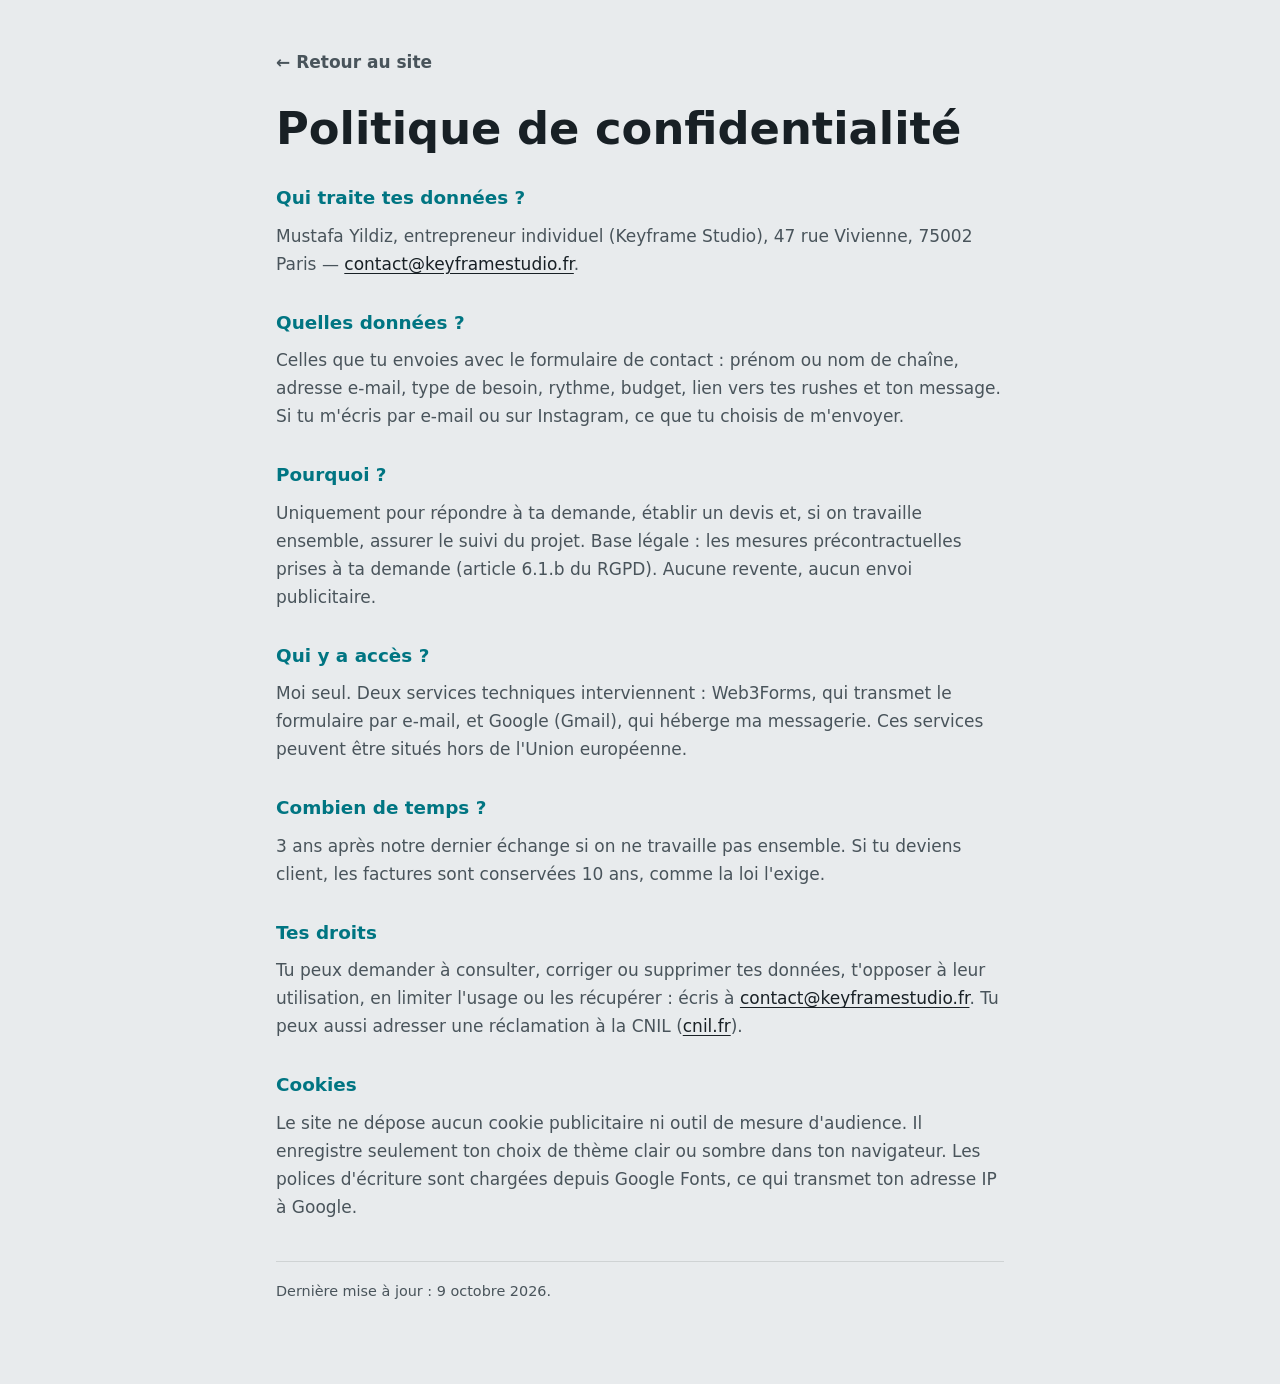
<file: confidentialite.html>
<!DOCTYPE html>
<html lang="fr">
<head>
<meta charset="UTF-8">
<meta name="viewport" content="width=device-width, initial-scale=1.0">
<title>Confidentialité — Keyframe Studio</title>
<meta name="robots" content="noindex">
<link rel="icon" href="logo.png">
<link rel="stylesheet" href="legal.css">
</head>
<body>
<main class="legal">
  <a class="back" href="index.html">← Retour au site</a>
  <h1>Politique de confidentialité</h1>

  <h2>Qui traite tes données ?</h2>
  <p>Mustafa Yildiz, entrepreneur individuel (Keyframe Studio), 47 rue Vivienne, 75002 Paris — <a href="mailto:contact@keyframestudio.fr">contact@keyframestudio.fr</a>.</p>

  <h2>Quelles données ?</h2>
  <p>Celles que tu envoies avec le formulaire de contact : prénom ou nom de chaîne, adresse e-mail, type de besoin, rythme, budget, lien vers tes rushes et ton message. Si tu m'écris par e-mail ou sur Instagram, ce que tu choisis de m'envoyer.</p>

  <h2>Pourquoi ?</h2>
  <p>Uniquement pour répondre à ta demande, établir un devis et, si on travaille ensemble, assurer le suivi du projet. Base légale : les mesures précontractuelles prises à ta demande (article 6.1.b du RGPD). Aucune revente, aucun envoi publicitaire.</p>

  <h2>Qui y a accès ?</h2>
  <p>Moi seul. Deux services techniques interviennent : Web3Forms, qui transmet le formulaire par e-mail, et Google (Gmail), qui héberge ma messagerie. Ces services peuvent être situés hors de l'Union européenne.</p>

  <h2>Combien de temps ?</h2>
  <p>3 ans après notre dernier échange si on ne travaille pas ensemble. Si tu deviens client, les factures sont conservées 10 ans, comme la loi l'exige.</p>

  <h2>Tes droits</h2>
  <p>Tu peux demander à consulter, corriger ou supprimer tes données, t'opposer à leur utilisation, en limiter l'usage ou les récupérer : écris à <a href="mailto:contact@keyframestudio.fr">contact@keyframestudio.fr</a>. Tu peux aussi adresser une réclamation à la CNIL (<a href="https://www.cnil.fr" rel="noopener">cnil.fr</a>).</p>

  <h2>Cookies</h2>
  <p>Le site ne dépose aucun cookie publicitaire ni outil de mesure d'audience. Il enregistre seulement ton choix de thème clair ou sombre dans ton navigateur. Les polices d'écriture sont chargées depuis Google Fonts, ce qui transmet ton adresse IP à Google.</p>

  <p class="maj">Dernière mise à jour : 9 octobre 2026.</p>
</main>
</body>
</html>
</file>
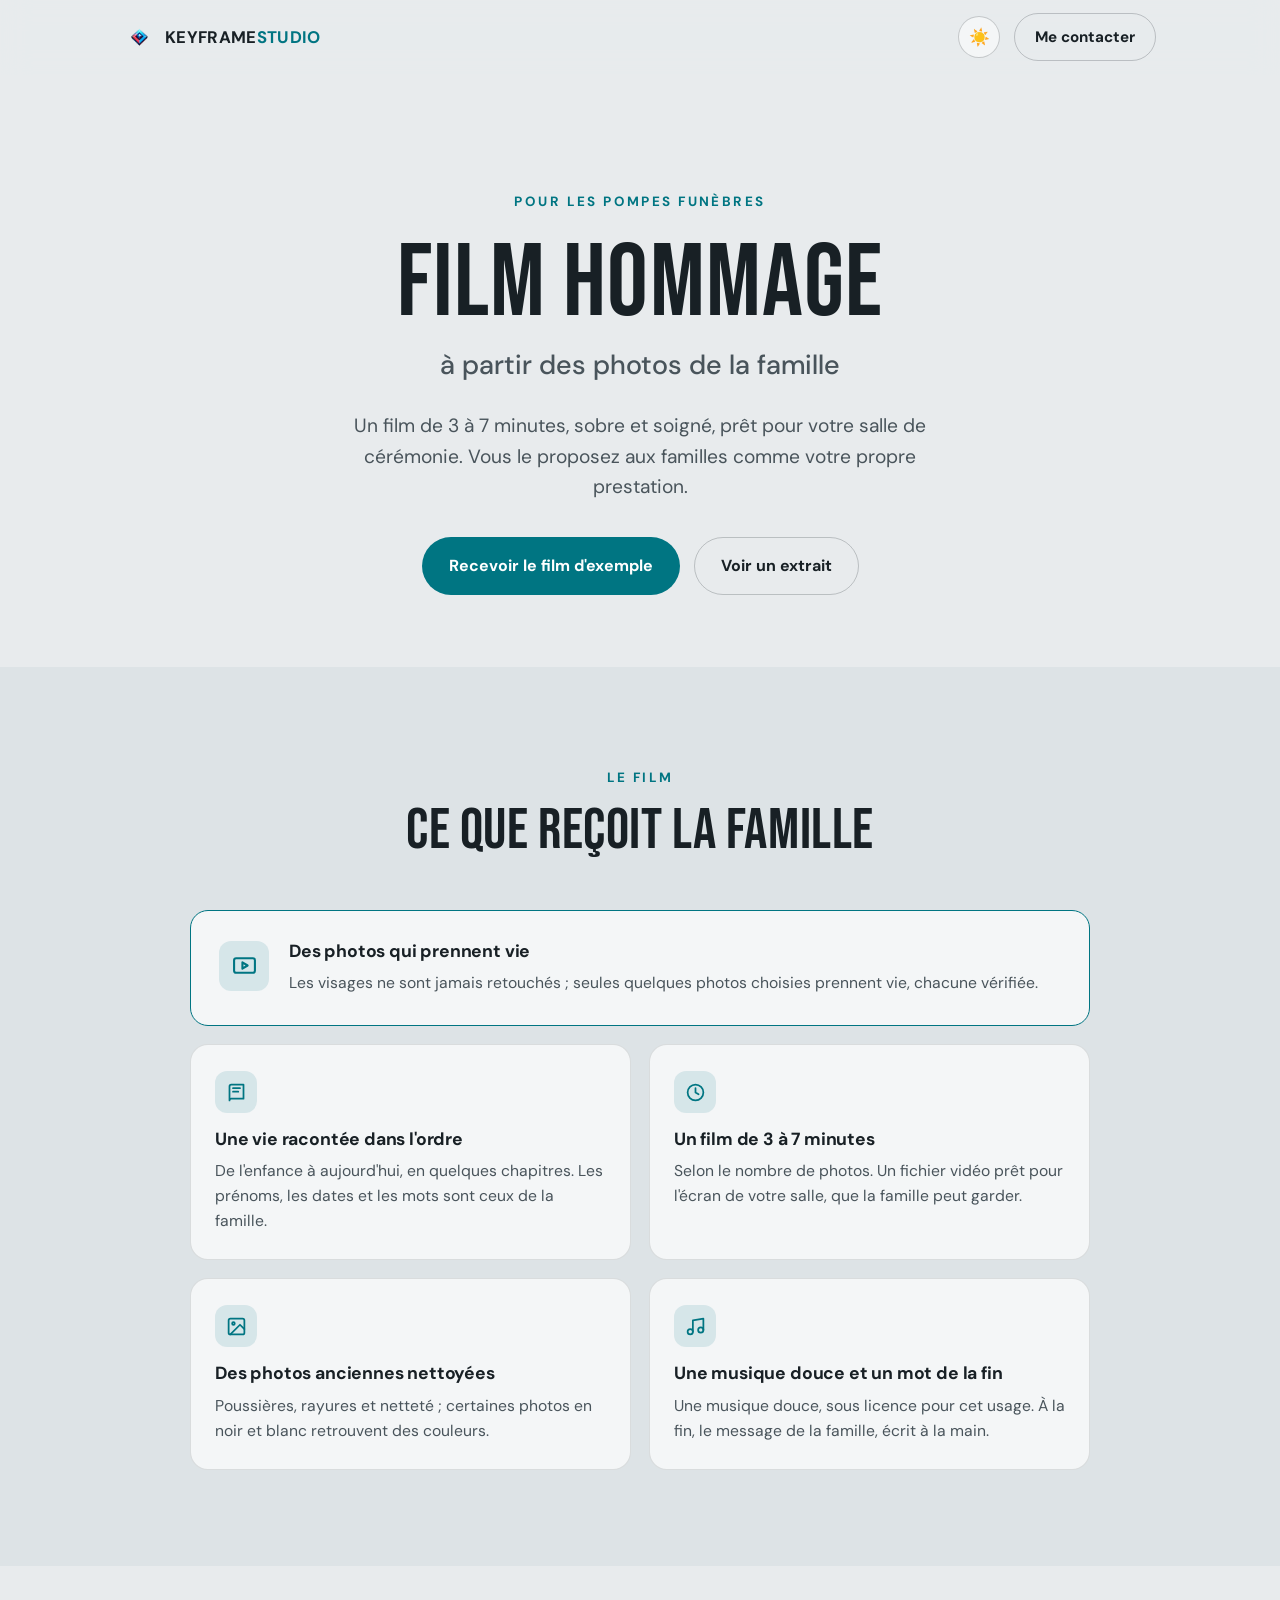
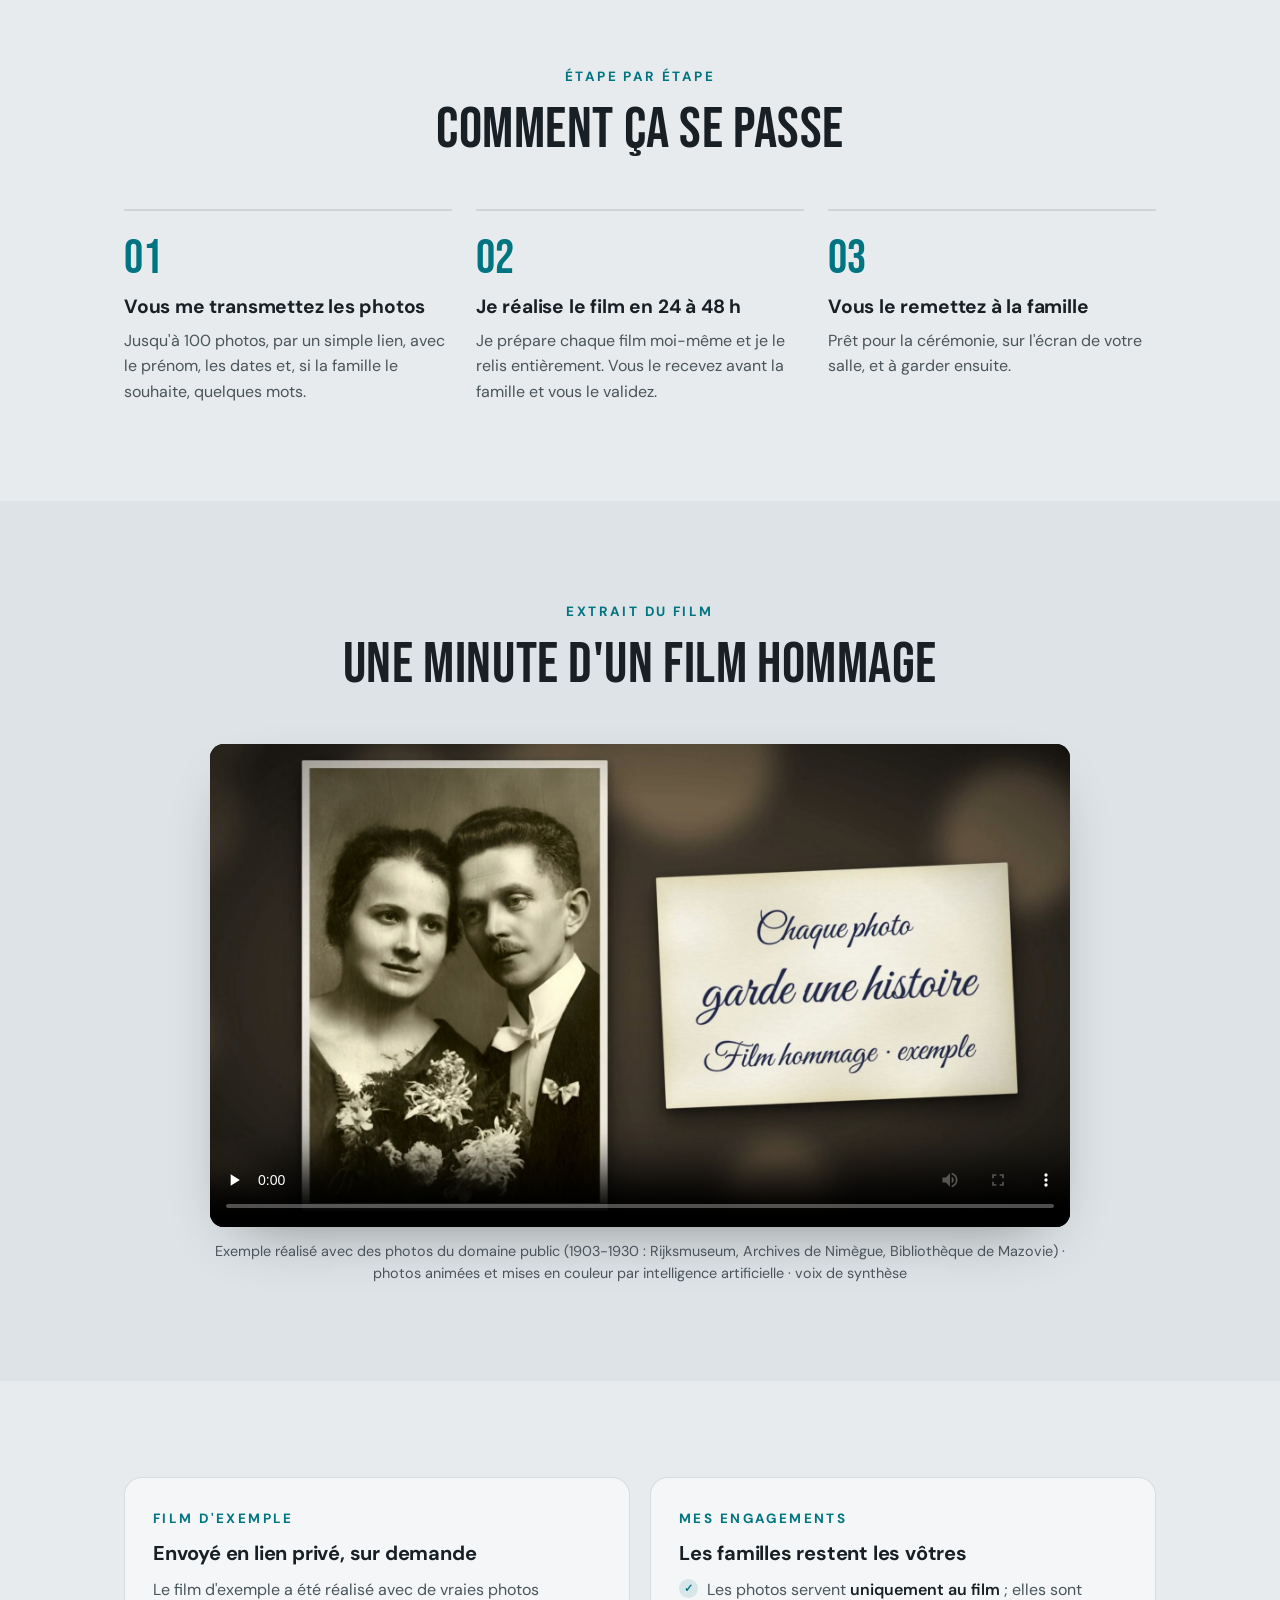
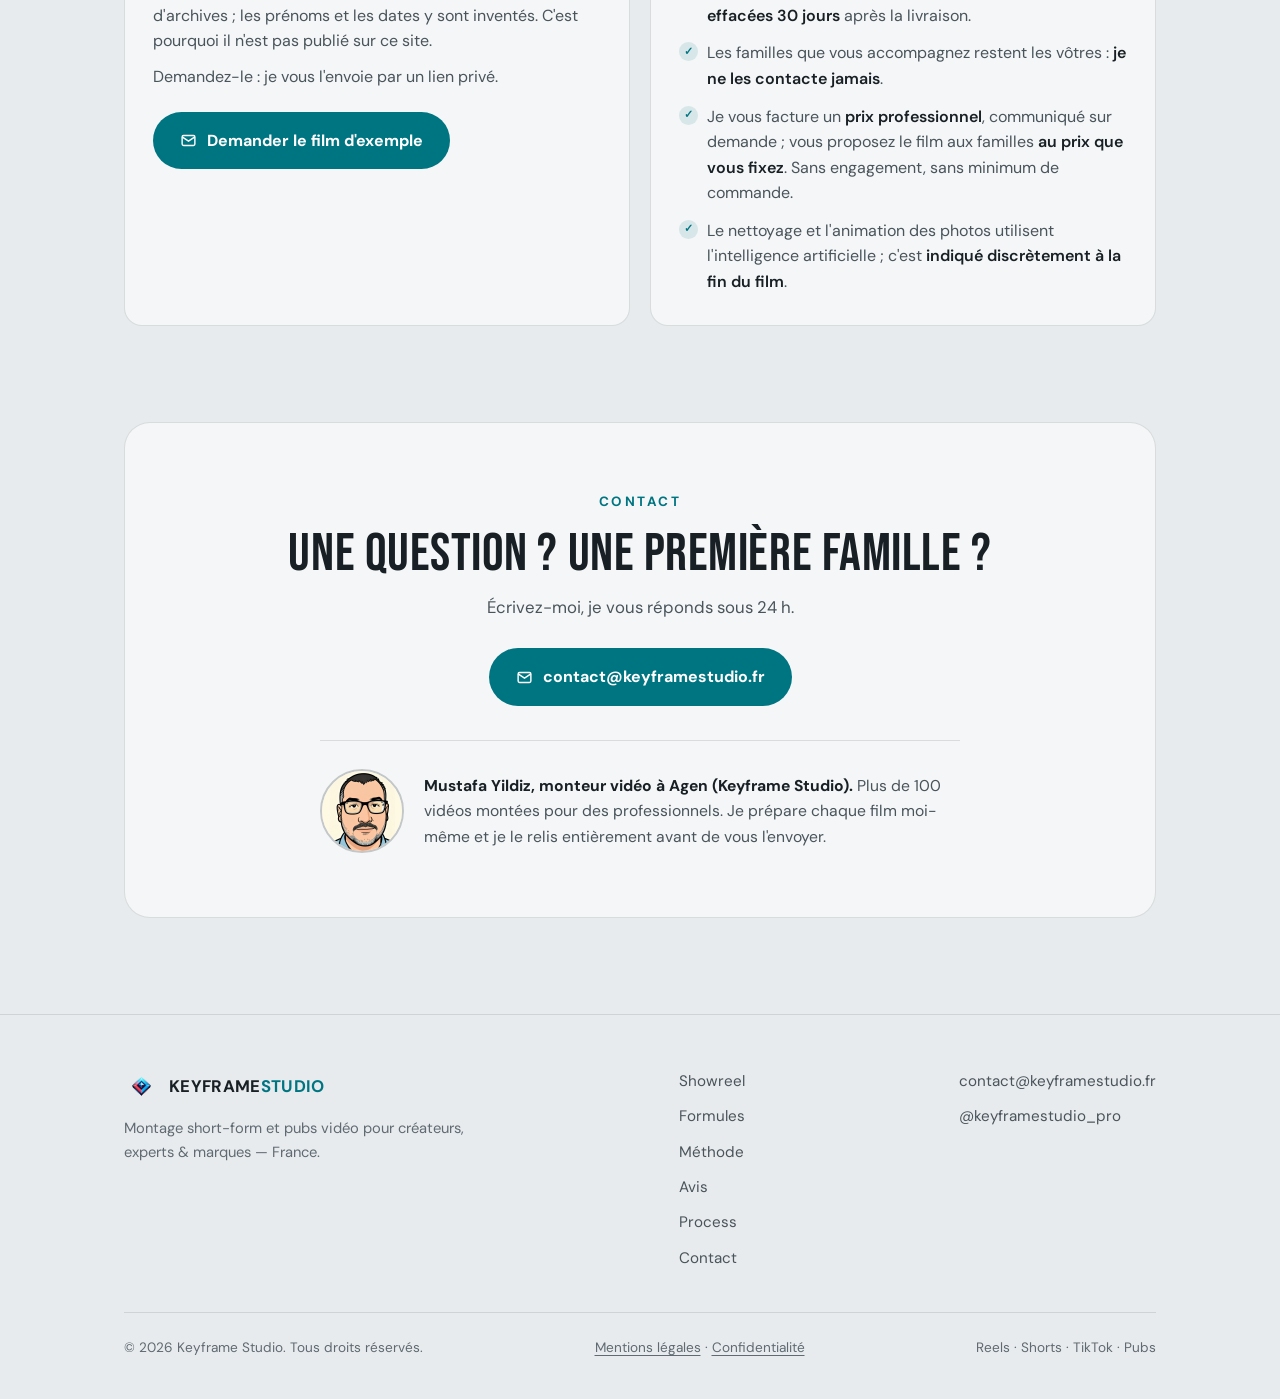
<file: film-hommage.html>
<!DOCTYPE html>
<html lang="fr" data-theme="light">
<head>
<meta charset="UTF-8">
<meta name="viewport" content="width=device-width, initial-scale=1.0">
<title>Film hommage pour les pompes funèbres — Keyframe Studio</title>
<meta name="description" content="Un film hommage de 3 à 7 minutes à partir des photos de la famille, prêt pour votre salle de cérémonie. Pour les pompes funèbres.">
<!-- Page discrète (24/10/2026) : lien donné aux pompes funèbres ; hors du menu, absente du plan du site, non indexée -->
<meta name="robots" content="noindex">
<meta property="og:title" content="Film hommage — Keyframe Studio">
<meta property="og:description" content="Un film de 3 à 7 minutes à partir des photos de la famille, prêt pour votre salle de cérémonie.">
<meta property="og:type" content="website">
<meta property="og:locale" content="fr_FR">
<link rel="icon" href="logo.png">
<link rel="preconnect" href="https://fonts.googleapis.com">
<link rel="preconnect" href="https://fonts.gstatic.com" crossorigin>
<link href="https://fonts.googleapis.com/css2?family=Bebas+Neue&family=DM+Sans:wght@400;500;600;700&display=swap" rel="stylesheet">

<style>
  /* Mêmes couleurs que le site ; cette page s'ouvre en clair (plus sobre pour le deuil), le bouton garde le choix sombre */
  :root{
    --bg:#0B0B0C; --bg-2:#0F0F11; --surface:#151517; --surface-2:#1B1B1F;
    --line:rgba(255,255,255,.09); --line-strong:rgba(255,255,255,.16);
    --text:#F4F4F1; --muted:#9C9C98; --muted-2:#76766F;
    --accent:#2DE0EE; --accent-dim:rgba(45,224,238,.13); --accent-glow:rgba(45,224,238,.32);
    --btn-text:#0B0B0C;
    --radius:18px; --maxw:1080px; --ease:cubic-bezier(.22,.61,.36,1);
  }
  html[data-theme="light"]{
    --bg:#E8EBED; --bg-2:#DDE3E6; --surface:#F4F6F7; --surface-2:#E4EAED;
    --line:rgba(24,32,37,.12); --line-strong:rgba(24,32,37,.22);
    --text:#182025; --muted:#49545B; --muted-2:#5F6A72;
    --accent:#007582; --accent-dim:rgba(0,117,130,.12); --accent-glow:rgba(0,117,130,.20);
    --btn-text:#fff;
  }
  html[data-theme="light"] header{background:rgba(232,235,237,.88)}
  html[data-theme="light"] header.scrolled{background:rgba(232,235,237,.96);border-bottom-color:var(--line)}
  *{box-sizing:border-box;margin:0;padding:0}
  html{scroll-behavior:smooth}
  body{background:var(--bg);color:var(--text);font-family:"DM Sans",sans-serif;font-size:17px;line-height:1.6;-webkit-font-smoothing:antialiased;overflow-x:hidden}
  a{color:inherit;text-decoration:none}
  img{max-width:100%;display:block}
  .container{width:100%;max-width:var(--maxw);margin:0 auto;padding:0 24px}
  h1,h2{font-family:"Bebas Neue",sans-serif;font-weight:400;line-height:.95;letter-spacing:.01em}
  h3{font-family:"DM Sans",sans-serif;font-weight:700;line-height:1.2;letter-spacing:-.01em}
  .eyebrow{font-size:.84rem;font-weight:700;letter-spacing:.18em;text-transform:uppercase;color:var(--accent);display:inline-block}

  .btn{display:inline-flex;align-items:center;justify-content:center;gap:10px;font-family:"DM Sans",sans-serif;font-weight:700;font-size:1rem;padding:15px 26px;border-radius:999px;cursor:pointer;border:1px solid transparent;transition:transform .35s var(--ease),border-color .3s,color .3s,background .3s}
  .btn svg{width:17px;height:17px;flex:0 0 auto}
  .btn-plein{background:var(--accent);color:var(--btn-text)}
  .btn-plein:hover{transform:translateY(-2px);box-shadow:0 12px 32px -14px var(--accent-glow)}
  .btn-ghost{background:transparent;color:var(--text);border-color:var(--line-strong)}
  .btn-ghost:hover{transform:translateY(-2px);border-color:var(--accent);color:var(--accent)}

  /* EN-TÊTE : le logo et le thème, pas de menu (page à part) */
  header{position:sticky;top:0;z-index:50;backdrop-filter:saturate(140%) blur(14px);background:rgba(11,11,12,.6);border-bottom:1px solid transparent;transition:border-color .3s,background .3s}
  header.scrolled{border-bottom-color:var(--line);background:rgba(11,11,12,.82)}
  .nav{display:flex;align-items:center;justify-content:space-between;height:74px}
  .brand{display:flex;align-items:center;gap:11px;font-weight:700;letter-spacing:.02em;font-size:1.05rem}
  .brand img{width:30px;height:30px;border-radius:7px}
  .brand span b{color:var(--accent)}
  .nav-cta{display:flex;align-items:center;gap:14px}
  .nav-cta .btn{padding:11px 20px;font-size:.95rem}
  #themeToggle{width:42px;height:42px;border-radius:50%;border:1px solid var(--line-strong);background:var(--surface);color:var(--text);cursor:pointer;font-size:1.05rem;display:flex;align-items:center;justify-content:center}

  /* INTRO */
  .hero{padding:clamp(4rem,10vw,7rem) 0 clamp(3rem,6vw,4.5rem);text-align:center}
  .hero h1{font-size:clamp(3.4rem,11vw,6.4rem);margin-top:22px}
  .hero .sous-titre{font-size:clamp(1.25rem,3vw,1.7rem);color:var(--muted);font-weight:500;margin-top:10px}
  .hero p.lead{margin:24px auto 0;font-size:clamp(1.05rem,2.2vw,1.2rem);color:var(--muted);max-width:46ch}
  .hero-actions{margin-top:34px;display:flex;flex-wrap:wrap;gap:14px;justify-content:center}

  section.block{padding:clamp(3.5rem,8vw,6rem) 0}
  section.alt{background:var(--bg-2)}
  .sec-head{max-width:60ch;margin:0 auto clamp(2.2rem,5vw,3.2rem);text-align:center}
  .sec-head h2{font-size:clamp(2.3rem,5.5vw,3.6rem);margin-top:14px}
  .sec-head p.sub{margin:14px auto 0;color:var(--muted);font-size:1.05rem;max-width:52ch}

  /* CE QUE REÇOIT LA FAMILLE */
  .recu-grid{display:grid;grid-template-columns:repeat(2,1fr);gap:18px;max-width:900px;margin:0 auto}
  .recu{background:var(--surface);border:1px solid var(--line);border-radius:var(--radius);padding:26px 24px}
  /* le cœur du film : en tête, sur toute la largeur */
  .recu-une{grid-column:1 / -1;display:flex;gap:20px;align-items:flex-start;border:1.5px solid var(--accent);padding:30px 28px}
  .recu-une .recu-ico{margin-bottom:0;flex:0 0 auto;width:50px;height:50px}
  .recu-une .recu-ico svg{width:25px;height:25px}
  .recu-une h3{font-size:1.3rem}
  .recu-ico{width:42px;height:42px;border-radius:12px;background:var(--accent-dim);color:var(--accent);display:flex;align-items:center;justify-content:center;margin-bottom:16px}
  .recu-ico svg{width:21px;height:21px}
  .recu h3{font-size:1.1rem;margin-bottom:8px}
  .recu p{color:var(--muted);font-size:.98rem}

  /* ÉTAPES */
  .etapes{display:grid;grid-template-columns:repeat(3,1fr);gap:24px}
  .etape{padding-top:24px;border-top:2px solid var(--line)}
  .etape .num{font-family:"Bebas Neue",sans-serif;font-size:3rem;line-height:1;color:var(--accent)}
  .etape h3{font-size:1.2rem;margin:12px 0 10px}
  .etape p{color:var(--muted);font-size:1rem}

  /* EXTRAIT DU FILM (16:9) */
  .extrait{max-width:860px;margin:0 auto}
  .extrait video,.extrait-attente{display:block;width:100%;height:auto;aspect-ratio:16/9;border-radius:14px;background:#000;box-shadow:0 24px 60px -30px rgba(0,0,0,.45)}
  .extrait-attente{display:flex;flex-direction:column;align-items:center;justify-content:center;gap:12px;background:var(--surface);border:1.5px dashed var(--line-strong);box-shadow:none;color:var(--muted-2);font-weight:600}
  .extrait-attente svg{width:52px;height:52px}
  .extrait figcaption{margin-top:14px;color:var(--muted);font-size:.9rem;text-align:center;line-height:1.5}

  /* FILM D'EXEMPLE + ENGAGEMENTS */
  .deux{display:grid;grid-template-columns:1fr 1fr;gap:20px;align-items:stretch}
  .carte{background:var(--surface);border:1px solid var(--line);border-radius:var(--radius);padding:30px 28px;display:flex;flex-direction:column}
  .carte h3{font-size:1.25rem;margin-bottom:12px}
  .carte p{color:var(--muted);font-size:1rem}
  .carte p + p{margin-top:10px}
  .carte .btn{margin-top:22px;align-self:flex-start}
  .carte ul{list-style:none;display:grid;gap:12px;color:var(--muted);font-size:1rem}
  .carte li{position:relative;padding-left:28px}
  .carte li::before{content:"✓";position:absolute;left:0;top:2px;width:19px;height:19px;border-radius:50%;background:var(--accent-dim);color:var(--accent);font-size:.7rem;font-weight:800;display:flex;align-items:center;justify-content:center}
  .carte li b{color:var(--text);font-weight:600}

  /* CONTACT */
  .contact{border:1px solid var(--line);border-radius:26px;background:var(--surface);padding:clamp(2.5rem,6vw,4rem) clamp(1.4rem,5vw,3.5rem);text-align:center}
  .contact h2{font-size:clamp(2.2rem,5.5vw,3.4rem);margin-top:14px}
  .contact p.sub{color:var(--muted);max-width:46ch;margin:14px auto 0;font-size:1.05rem}
  .contact-actions{margin-top:28px;display:flex;flex-wrap:wrap;gap:14px;justify-content:center}
  .about{display:flex;gap:20px;align-items:center;max-width:640px;margin:34px auto 0;text-align:left;border-top:1px solid var(--line);padding-top:28px}
  .about img{width:84px;height:84px;border-radius:50%;flex:0 0 auto;border:2px solid var(--line-strong)}
  .about p{color:var(--muted);font-size:.98rem}
  .about p b{color:var(--text)}

  /* PIED DE PAGE (le même que le site) */
  footer{border-top:1px solid var(--line);padding:54px 0 40px;margin-top:clamp(3.5rem,8vw,6rem)}
  .foot{display:flex;flex-wrap:wrap;gap:28px;justify-content:space-between;align-items:flex-start}
  .foot .brand img{width:34px;height:34px}
  .foot-tag{color:var(--muted-2);font-size:.92rem;margin-top:14px;max-width:34ch}
  .foot-links{display:flex;flex-direction:column;gap:11px}
  .foot-links a{color:var(--muted);font-size:.95rem;transition:color .25s}
  .foot-links a:hover{color:var(--accent)}
  .foot-bottom{margin-top:42px;padding-top:24px;border-top:1px solid var(--line);display:flex;flex-wrap:wrap;gap:14px;justify-content:space-between;color:var(--muted-2);font-size:.85rem}
  .foot-bottom a{text-decoration:underline;text-underline-offset:3px}

  @media (max-width:900px){
    .recu-grid{grid-template-columns:repeat(2,1fr)}
  }
  @media (max-width:680px){
    body{font-size:16px}
    .container{padding:0 16px}
    .nav-cta .btn{display:none}
    .recu-grid,.etapes,.deux{grid-template-columns:1fr}
    .recu-une{flex-direction:column;gap:16px;padding:26px 24px}
    .hero-actions .btn,.contact-actions .btn{width:100%;max-width:340px}
    .carte .btn{align-self:stretch}
    .about{flex-direction:column;text-align:center}
  }
</style>
</head>
<body>

  <header id="top">
    <div class="container nav">
      <a href="index.html" class="brand">
        <img src="logo.png" alt="Keyframe Studio">
        <span>KEYFRAME<b>STUDIO</b></span>
      </a>
      <div class="nav-cta">
        <button id="themeToggle" aria-label="Basculer le thème clair / sombre" title="Thème clair / sombre">☀️</button>
        <a href="#contact" class="btn btn-ghost">Me contacter</a>
      </div>
    </div>
  </header>

  <main>
  <section class="hero">
    <div class="container">
      <span class="eyebrow">Pour les pompes funèbres</span>
      <h1>Film hommage</h1>
      <p class="sous-titre">à partir des photos de la famille</p>
      <p class="lead">Un film de 3 à 7 minutes, sobre et soigné, prêt pour votre salle de cérémonie. Vous le proposez aux familles comme votre propre prestation.</p>
      <div class="hero-actions">
        <a href="#exemple" class="btn btn-plein">Recevoir le film d'exemple</a>
        <a href="#extrait" class="btn btn-ghost">Voir un extrait</a>
      </div>
    </div>
  </section>

  <section class="block alt" id="film">
    <div class="container">
      <div class="sec-head">
        <span class="eyebrow">Le film</span>
        <h2>Ce que reçoit la famille</h2>
      </div>
      <div class="recu-grid">
        <div class="recu recu-une">
          <div class="recu-ico"><svg viewBox="0 0 24 24" fill="none" stroke="currentColor" stroke-width="2" stroke-linecap="round" stroke-linejoin="round"><rect x="2" y="5" width="20" height="14" rx="2"/><polygon points="10 9 15 12 10 15 10 9"/></svg></div>
          <div>
            <h3>Des photos qui prennent vie</h3>
            <p>Les visages ne sont jamais retouchés ; seules quelques photos choisies prennent vie, chacune vérifiée.</p>
          </div>
        </div>
        <div class="recu">
          <div class="recu-ico"><svg viewBox="0 0 24 24" fill="none" stroke="currentColor" stroke-width="2" stroke-linecap="round" stroke-linejoin="round"><path d="M4 19.5V5a2 2 0 0 1 2-2h14v16H6a2 2 0 0 0-2 2z"/><path d="M8 7h8M8 11h6"/></svg></div>
          <h3>Une vie racontée dans l'ordre</h3>
          <p>De l'enfance à aujourd'hui, en quelques chapitres. Les prénoms, les dates et les mots sont ceux de la famille.</p>
        </div>
        <div class="recu">
          <div class="recu-ico"><svg viewBox="0 0 24 24" fill="none" stroke="currentColor" stroke-width="2" stroke-linecap="round" stroke-linejoin="round"><circle cx="12" cy="12" r="9"/><polyline points="12 7 12 12 15.5 14"/></svg></div>
          <h3>Un film de 3 à 7 minutes</h3>
          <p>Selon le nombre de photos. Un fichier vidéo prêt pour l'écran de votre salle, que la famille peut garder.</p>
        </div>
        <div class="recu">
          <div class="recu-ico"><svg viewBox="0 0 24 24" fill="none" stroke="currentColor" stroke-width="2" stroke-linecap="round" stroke-linejoin="round"><rect x="3" y="3" width="18" height="18" rx="2"/><circle cx="8.5" cy="8.5" r="1.5"/><polyline points="21 15 16 10 5 21"/></svg></div>
          <h3>Des photos anciennes nettoyées</h3>
          <p>Poussières, rayures et netteté ; certaines photos en noir et blanc retrouvent des couleurs.</p>
        </div>
        <div class="recu">
          <div class="recu-ico"><svg viewBox="0 0 24 24" fill="none" stroke="currentColor" stroke-width="2" stroke-linecap="round" stroke-linejoin="round"><path d="M9 18V5l12-2v13"/><circle cx="6" cy="18" r="3"/><circle cx="18" cy="16" r="3"/></svg></div>
          <h3>Une musique douce et un mot de la fin</h3>
          <p>Une musique douce, sous licence pour cet usage. À la fin, le message de la famille, écrit à la main.</p>
        </div>
      </div>
    </div>
  </section>

  <section class="block" id="etapes">
    <div class="container">
      <div class="sec-head">
        <span class="eyebrow">Étape par étape</span>
        <h2>Comment ça se passe</h2>
      </div>
      <div class="etapes">
        <div class="etape"><div class="num">01</div><h3>Vous me transmettez les photos</h3><p>Jusqu'à 100 photos, par un simple lien, avec le prénom, les dates et, si la famille le souhaite, quelques mots.</p></div>
        <div class="etape"><div class="num">02</div><h3>Je réalise le film en 24 à 48&nbsp;h</h3><p>Je prépare chaque film moi-même et je le relis entièrement. Vous le recevez avant la famille et vous le validez.</p></div>
        <div class="etape"><div class="num">03</div><h3>Vous le remettez à la famille</h3><p>Prêt pour la cérémonie, sur l'écran de votre salle, et à garder ensuite.</p></div>
      </div>
    </div>
  </section>

  <section class="block alt" id="extrait">
    <div class="container">
      <div class="sec-head">
        <span class="eyebrow">Extrait du film</span>
        <h2>Une minute d'un film hommage</h2>
      </div>
      <figure class="extrait">
        <!-- Extrait validé par Mustafa le 24/10/2026 (session « Extrait public du film hommage ») ;
             sources des 13 photos : P:\MONTAGE VIDEO\FILMS SOUVENIR\4_LANCEMENT\EXTRAIT_PUBLIC_SITE\1_PHOTOS_DOMAINE_PUBLIC\SOURCES.md -->
        <video controls playsinline preload="none" poster="assets/img/film-hommage-extrait.jpg" src="assets/video/film-hommage-extrait.mp4" width="1920" height="1080" title="Extrait d'un film hommage"></video>
        <figcaption>Exemple réalisé avec des photos du domaine public (1903-1930 : Rijksmuseum, Archives de Nimègue, Bibliothèque de Mazovie) · photos animées et mises en couleur par intelligence artificielle · voix de synthèse</figcaption>
      </figure>
    </div>
  </section>

  <section class="block" id="exemple">
    <div class="container">
      <div class="deux">
        <div class="carte">
          <span class="eyebrow">Film d'exemple</span>
          <h3 style="margin-top:12px">Envoyé en lien privé, sur demande</h3>
          <p>Le film d'exemple a été réalisé avec de vraies photos d'archives ; les prénoms et les dates y sont inventés. C'est pourquoi il n'est pas publié sur ce site.</p>
          <p>Demandez-le : je vous l'envoie par un lien privé.</p>
          <a class="btn btn-plein" href="mailto:contact@keyframestudio.fr?subject=Film%20hommage%20%3A%20film%20d%27exemple&body=Bonjour%2C%0A%0APouvez-vous%20m%27envoyer%20le%20film%20d%27exemple%20%3F%0A%0APompe%20fun%C3%A8bre%20%3A%0A">
            <svg viewBox="0 0 24 24" fill="none" stroke="currentColor" stroke-width="2"><rect x="3" y="5" width="18" height="14" rx="2"/><polyline points="3 7 12 13 21 7"/></svg>
            Demander le film d'exemple
          </a>
        </div>
        <div class="carte">
          <span class="eyebrow">Mes engagements</span>
          <h3 style="margin-top:12px">Les familles restent les vôtres</h3>
          <ul>
            <li>Les photos servent <b>uniquement au film</b> ; elles sont <b>effacées 30 jours</b> après la livraison.</li>
            <li>Les familles que vous accompagnez restent les vôtres : <b>je ne les contacte jamais</b>.</li>
            <li>Je vous facture un <b>prix professionnel</b>, communiqué sur demande ; vous proposez le film aux familles <b>au prix que vous fixez</b>. Sans engagement, sans minimum de commande.</li>
            <li>Le nettoyage et l'animation des photos utilisent l'intelligence artificielle ; c'est <b>indiqué discrètement à la fin du film</b>.</li>
          </ul>
        </div>
      </div>
    </div>
  </section>

  <section class="block" id="contact" style="padding-top:0;padding-bottom:0">
    <div class="container">
      <div class="contact">
        <span class="eyebrow">Contact</span>
        <h2>Une question ? Une première famille ?</h2>
        <p class="sub">Écrivez-moi, je vous réponds sous 24&nbsp;h.</p>
        <div class="contact-actions">
          <a class="btn btn-plein" href="mailto:contact@keyframestudio.fr?subject=Film%20hommage">
            <svg viewBox="0 0 24 24" fill="none" stroke="currentColor" stroke-width="2"><rect x="3" y="5" width="18" height="14" rx="2"/><polyline points="3 7 12 13 21 7"/></svg>
            contact@keyframestudio.fr
          </a>
        </div>
        <div class="about">
          <img src="assets/img/mustafa.jpg" alt="Mustafa, en illustration" width="84" height="84">
          <p><b>Mustafa Yildiz, monteur vidéo à Agen (Keyframe Studio).</b> Plus de 100 vidéos montées pour des professionnels. Je prépare chaque film moi-même et je le relis entièrement avant de vous l'envoyer.</p>
        </div>
      </div>
    </div>
  </section>
  </main>

  <footer>
    <div class="container">
      <div class="foot">
        <div>
          <a href="index.html" class="brand"><img src="logo.png" alt="Keyframe Studio"><span>KEYFRAME<b>STUDIO</b></span></a>
          <p class="foot-tag">Montage short-form et pubs vidéo pour créateurs, experts &amp; marques — France.</p>
        </div>
        <div class="foot-links">
          <a href="index.html#showreel">Showreel</a><a href="index.html#formules">Formules</a><a href="index.html#methode">Méthode</a><a href="index.html#avis">Avis</a><a href="index.html#process">Process</a><a href="index.html#contact">Contact</a>
        </div>
        <div class="foot-links">
          <a href="mailto:contact@keyframestudio.fr">contact@keyframestudio.fr</a>
          <a href="https://www.instagram.com/keyframestudio_pro/" target="_blank" rel="noopener">@keyframestudio_pro</a>
        </div>
      </div>
      <div class="foot-bottom"><span>© 2026 Keyframe Studio. Tous droits réservés.</span><span><a href="mentions-legales.html">Mentions légales</a> · <a href="confidentialite.html">Confidentialité</a></span><span>Reels · Shorts · TikTok · Pubs</span></div>
    </div>
  </footer>

<script>
  var header = document.getElementById('top');
  window.addEventListener('scroll', function(){
    if(window.scrollY > 10){ header.classList.add('scrolled'); } else { header.classList.remove('scrolled'); }
  }, {passive:true});

  /* Thème : clair par défaut sur cette page ; même choix mémorisé que le site */
  var themeBtn = document.getElementById('themeToggle');
  function applyTheme(t){
    if(t === 'dark'){ document.documentElement.removeAttribute('data-theme'); themeBtn.textContent = '🌙'; }
    else { document.documentElement.setAttribute('data-theme','light'); themeBtn.textContent = '☀️'; }
  }
  var savedTheme = null;
  try{ savedTheme = localStorage.getItem('kf-theme'); }catch(e){}
  if(savedTheme){ applyTheme(savedTheme); }
  themeBtn.addEventListener('click', function(){
    var next = document.documentElement.getAttribute('data-theme') === 'light' ? 'dark' : 'light';
    applyTheme(next);
    try{ localStorage.setItem('kf-theme', next); }catch(e){}
  });
</script>
</body>
</html>
</file>
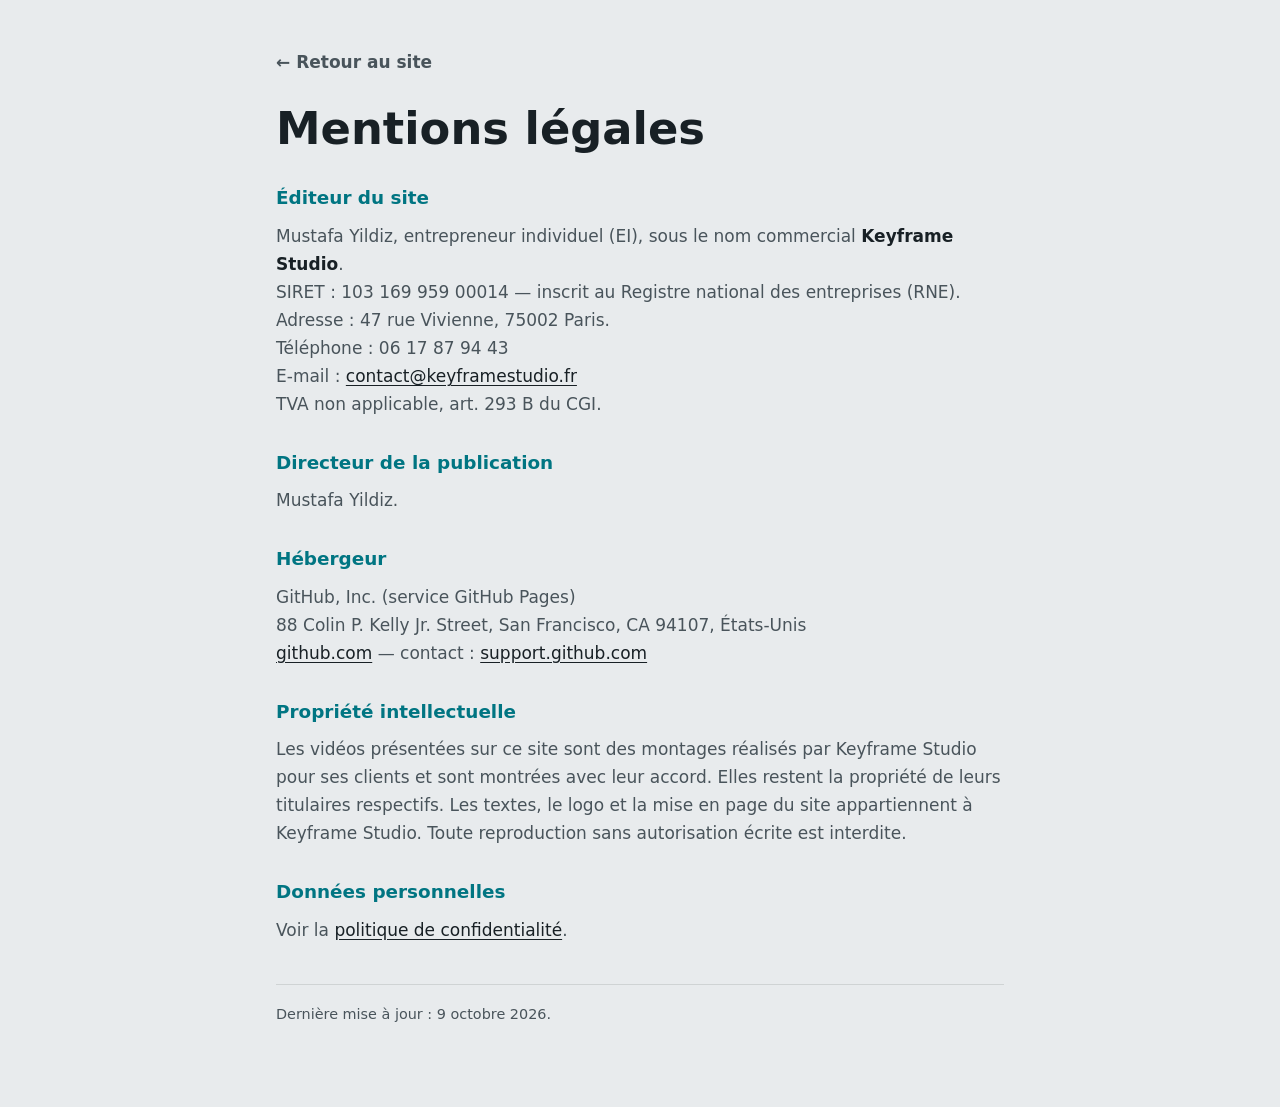
<file: mentions-legales.html>
<!DOCTYPE html>
<html lang="fr">
<head>
<meta charset="UTF-8">
<meta name="viewport" content="width=device-width, initial-scale=1.0">
<title>Mentions légales — Keyframe Studio</title>
<meta name="robots" content="noindex">
<link rel="icon" href="logo.png">
<link rel="stylesheet" href="legal.css">
</head>
<body>
<main class="legal">
  <a class="back" href="index.html">← Retour au site</a>
  <h1>Mentions légales</h1>

  <h2>Éditeur du site</h2>
  <p>Mustafa Yildiz, entrepreneur individuel (EI), sous le nom commercial <strong>Keyframe Studio</strong>.<br>
  SIRET : 103 169 959 00014 — inscrit au Registre national des entreprises (RNE).<br>
  Adresse : 47 rue Vivienne, 75002 Paris.<br>
  Téléphone : 06 17 87 94 43<br>
  E-mail : <a href="mailto:contact@keyframestudio.fr">contact@keyframestudio.fr</a><br>
  TVA non applicable, art. 293 B du CGI.</p>

  <h2>Directeur de la publication</h2>
  <p>Mustafa Yildiz.</p>

  <h2>Hébergeur</h2>
  <p>GitHub, Inc. (service GitHub Pages)<br>
  88 Colin P. Kelly Jr. Street, San Francisco, CA 94107, États-Unis<br>
  <a href="https://github.com" rel="noopener">github.com</a> — contact : <a href="https://support.github.com" rel="noopener">support.github.com</a></p>

  <h2>Propriété intellectuelle</h2>
  <p>Les vidéos présentées sur ce site sont des montages réalisés par Keyframe Studio pour ses clients et sont montrées avec leur accord. Elles restent la propriété de leurs titulaires respectifs. Les textes, le logo et la mise en page du site appartiennent à Keyframe Studio. Toute reproduction sans autorisation écrite est interdite.</p>

  <h2>Données personnelles</h2>
  <p>Voir la <a href="confidentialite.html">politique de confidentialité</a>.</p>

  <p class="maj">Dernière mise à jour : 9 octobre 2026.</p>
</main>
</body>
</html>
</file>
<file: legal.css>
:root{--bg:#0B0B0C;--surface:#151517;--line:rgba(255,255,255,.09);--text:#F4F4F1;--muted:#9C9C98;--accent:#2DE0EE}
@media (prefers-color-scheme: light){:root{--bg:#E8EBED;--surface:#F4F6F7;--line:rgba(24,32,37,.12);--text:#182025;--muted:#49545B;--accent:#007582}}
*{box-sizing:border-box;margin:0;padding:0}
body{background:var(--bg);color:var(--text);font-family:"DM Sans",system-ui,-apple-system,"Segoe UI",sans-serif;font-size:17px;line-height:1.65;-webkit-font-smoothing:antialiased}
.legal{max-width:760px;margin:0 auto;padding:48px 16px 80px}
.back{display:inline-block;color:var(--muted);text-decoration:none;font-weight:600;margin-bottom:28px}
.back:hover{color:var(--accent)}
h1{font-size:clamp(2rem,6vw,2.8rem);line-height:1.1;margin-bottom:28px}
h2{font-size:1.15rem;margin:30px 0 8px;color:var(--accent)}
p{color:var(--muted)}
p strong{color:var(--text)}
a{color:var(--text);text-underline-offset:3px}
.maj{margin-top:40px;font-size:.9rem;border-top:1px solid var(--line);padding-top:18px}
</file>
